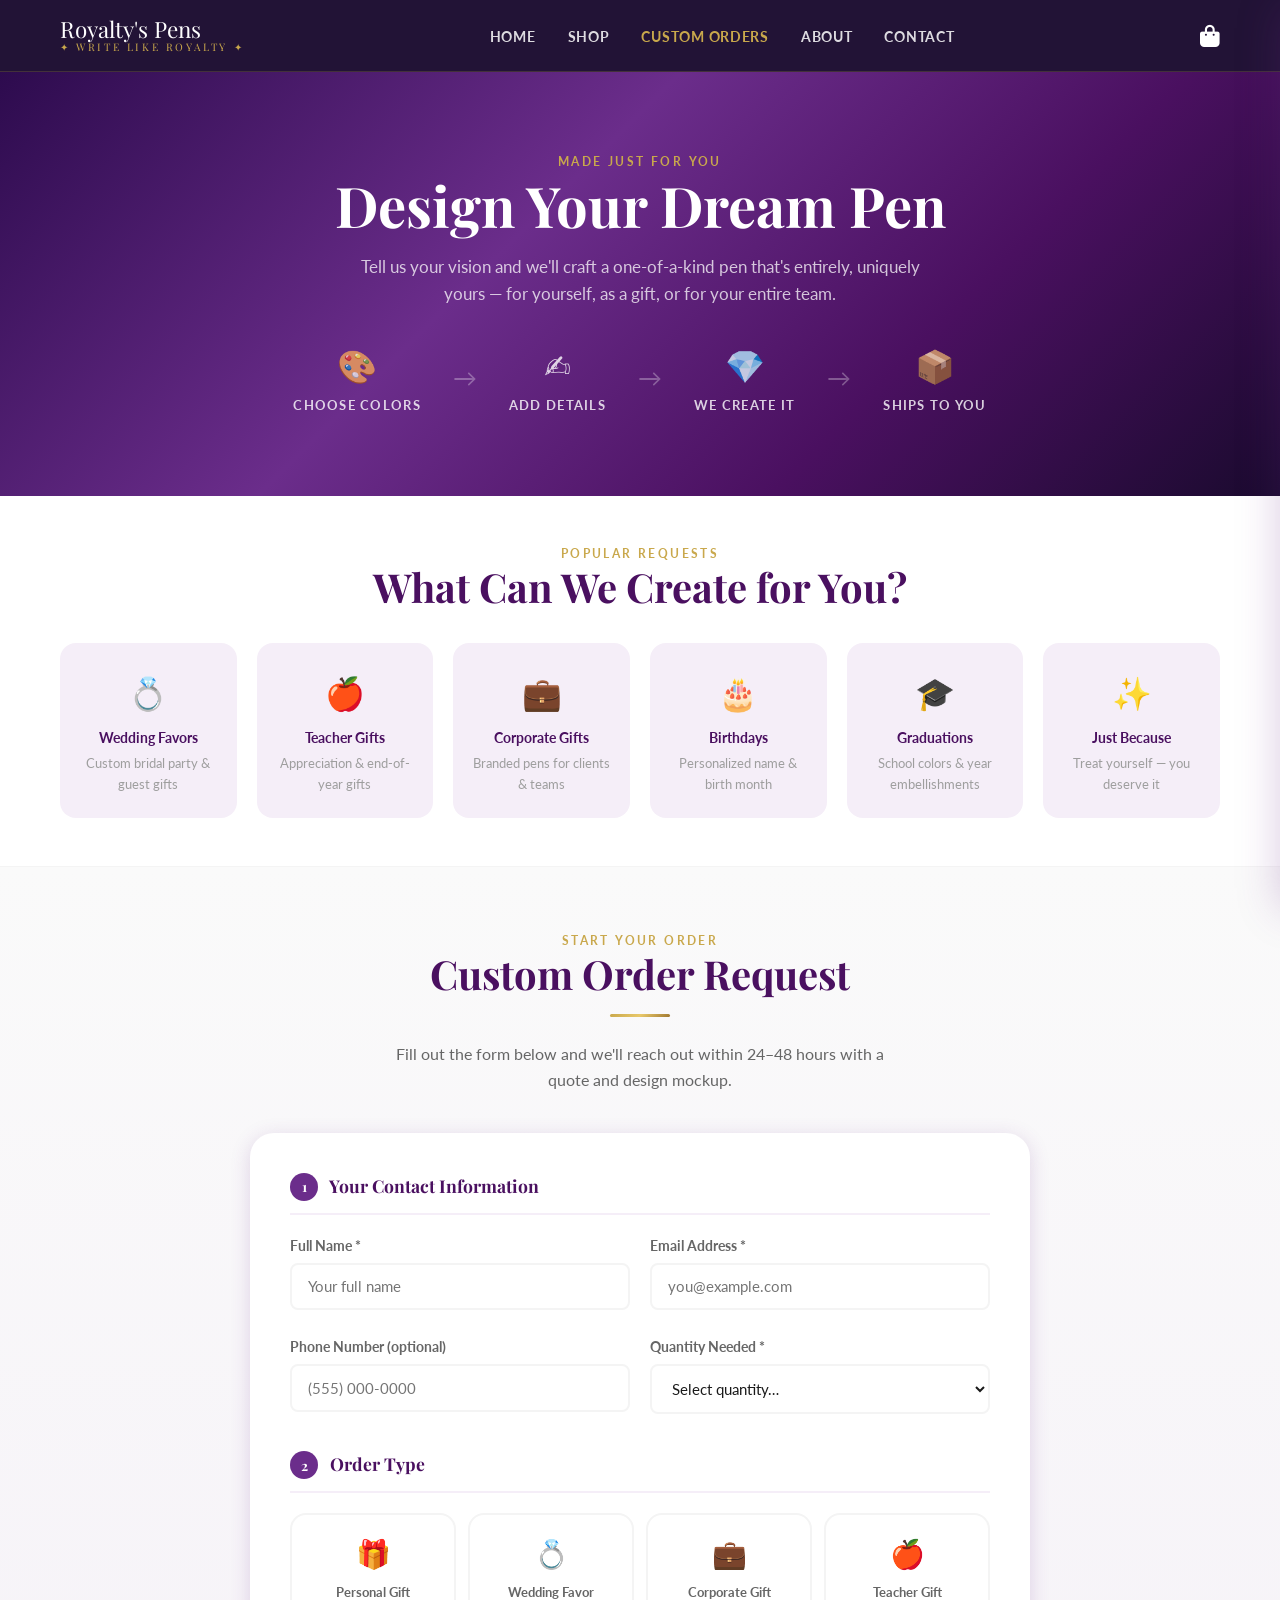
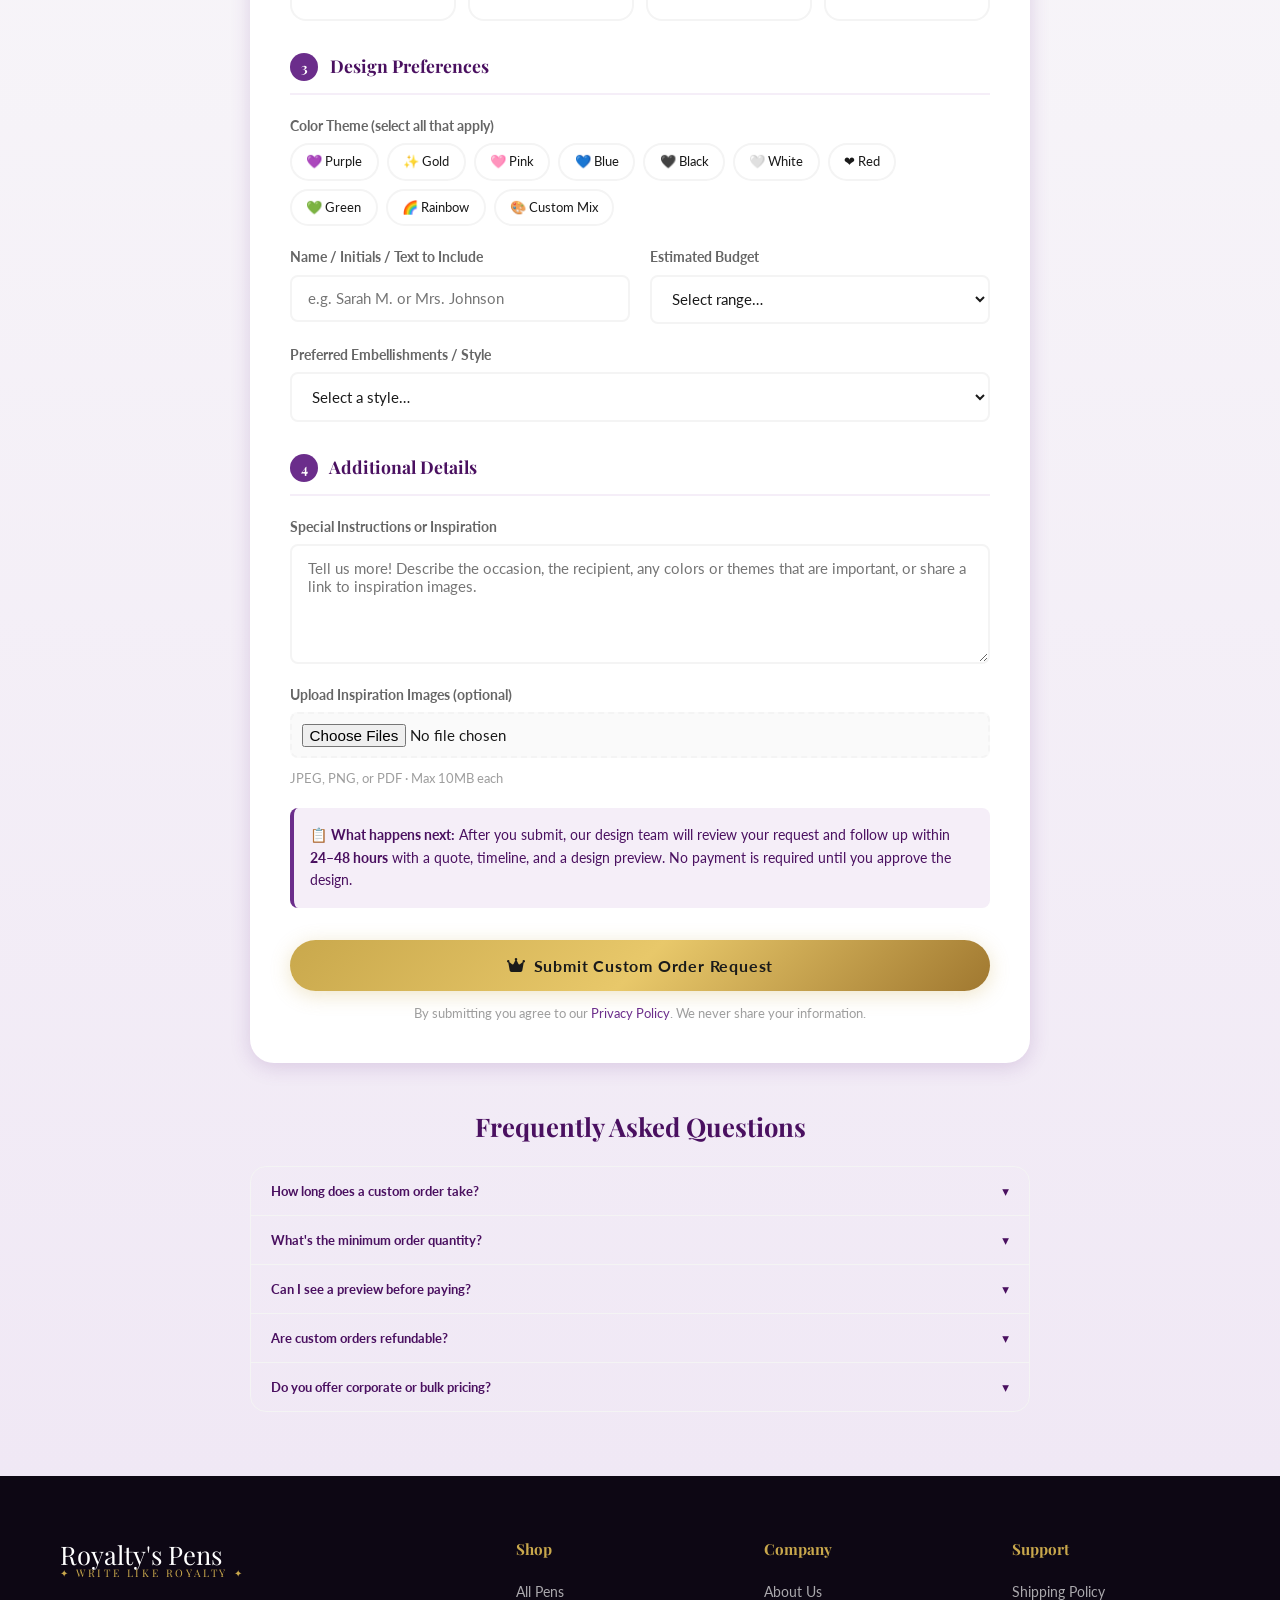
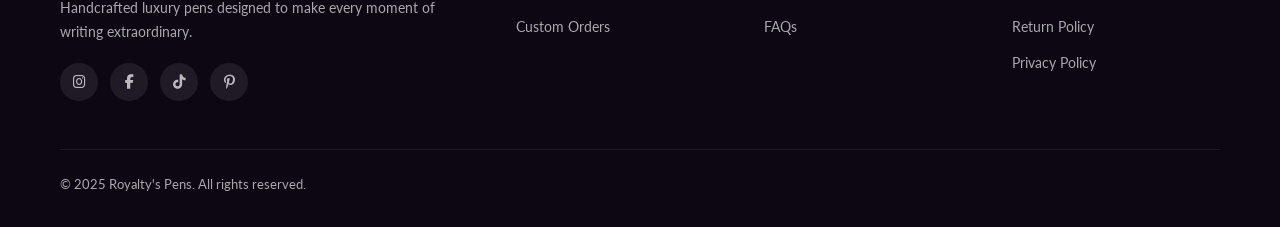
<file: royaltys-pens/custom-orders.html>
<!DOCTYPE html>
<html lang="en">
<head>
  <meta charset="UTF-8" />
  <meta name="viewport" content="width=device-width, initial-scale=1.0" />
  <title>Custom Orders — Royalty's Pens</title>
  <meta name="description" content="Request a custom handcrafted pen from Royalty's Pens. Choose your colors, themes, names, initials, and more. Perfect for weddings, corporate gifts, and teacher appreciation." />
  <link rel="stylesheet" href="styles.css" />
  <link rel="stylesheet" href="https://cdnjs.cloudflare.com/ajax/libs/font-awesome/6.5.0/css/all.min.css" />
</head>
<body>

<!-- NAV -->
<nav class="nav" id="nav">
  <div class="container nav-inner">
    <a href="index.html" class="nav-logo">Royalty's Pens<span>✦ Write Like Royalty ✦</span></a>
    <ul class="nav-links">
      <li><a href="index.html">Home</a></li>
      <li><a href="shop.html">Shop</a></li>
      <li><a href="custom-orders.html" style="color:var(--gold)">Custom Orders</a></li>
      <li><a href="index.html#about">About</a></li>
      <li><a href="index.html#contact">Contact</a></li>
    </ul>
    <div class="nav-actions">
      <button class="nav-cart-btn" id="cartBtn"><i class="fa-solid fa-bag-shopping"></i><span class="cart-count" id="cartCount">0</span></button>
      <button class="hamburger" id="hamburger"><span></span><span></span><span></span></button>
    </div>
  </div>
</nav>
<nav class="mobile-nav" id="mobileNav">
  <a href="index.html"><i class="fa-solid fa-house" style="margin-right:.5rem"></i>Home</a>
  <a href="shop.html"><i class="fa-solid fa-store" style="margin-right:.5rem"></i>Shop</a>
  <a href="custom-orders.html"><i class="fa-solid fa-pen-nib" style="margin-right:.5rem"></i>Custom Orders</a>
  <a href="index.html#about"><i class="fa-solid fa-heart" style="margin-right:.5rem"></i>About</a>
</nav>

<!-- HERO -->
<section class="custom-hero">
  <div class="container">
    <div class="section-label">Made Just for You</div>
    <h1>Design Your Dream Pen</h1>
    <p>Tell us your vision and we'll craft a one-of-a-kind pen that's entirely, uniquely yours — for yourself, as a gift, or for your entire team.</p>
    <div style="display:flex;justify-content:center;gap:2rem;flex-wrap:wrap;margin-top:2rem;">
      <div style="text-align:center;color:rgba(255,255,255,.8);">
        <div style="font-size:2rem;margin-bottom:.25rem;">🎨</div>
        <div style="font-size:.8rem;font-weight:700;letter-spacing:.1em;text-transform:uppercase;">Choose Colors</div>
      </div>
      <div style="color:rgba(255,255,255,.3);font-size:1.5rem;align-self:center;">→</div>
      <div style="text-align:center;color:rgba(255,255,255,.8);">
        <div style="font-size:2rem;margin-bottom:.25rem;">✍️</div>
        <div style="font-size:.8rem;font-weight:700;letter-spacing:.1em;text-transform:uppercase;">Add Details</div>
      </div>
      <div style="color:rgba(255,255,255,.3);font-size:1.5rem;align-self:center;">→</div>
      <div style="text-align:center;color:rgba(255,255,255,.8);">
        <div style="font-size:2rem;margin-bottom:.25rem;">💎</div>
        <div style="font-size:.8rem;font-weight:700;letter-spacing:.1em;text-transform:uppercase;">We Create It</div>
      </div>
      <div style="color:rgba(255,255,255,.3);font-size:1.5rem;align-self:center;">→</div>
      <div style="text-align:center;color:rgba(255,255,255,.8);">
        <div style="font-size:2rem;margin-bottom:.25rem;">📦</div>
        <div style="font-size:.8rem;font-weight:700;letter-spacing:.1em;text-transform:uppercase;">Ships to You</div>
      </div>
    </div>
  </div>
</section>

<!-- POPULAR USE CASES -->
<div style="background:var(--white);padding:3rem 0;border-bottom:1px solid var(--gray-100);">
  <div class="container text-center">
    <div class="section-label">Popular Requests</div>
    <h2 class="section-title" style="margin-bottom:1.5rem;">What Can We Create for You?</h2>
    <div style="display:grid;grid-template-columns:repeat(auto-fit,minmax(160px,1fr));gap:1.25rem;margin-top:2rem;">
      <div style="padding:1.5rem 1rem;border-radius:var(--radius-md);background:var(--purple-bg);text-align:center;">
        <div style="font-size:2rem;margin-bottom:.5rem;">💍</div>
        <div style="font-weight:700;color:var(--purple-dark);font-size:.9rem;">Wedding Favors</div>
        <div style="font-size:.8rem;color:var(--gray-400);margin-top:.25rem;">Custom bridal party &amp; guest gifts</div>
      </div>
      <div style="padding:1.5rem 1rem;border-radius:var(--radius-md);background:var(--purple-bg);text-align:center;">
        <div style="font-size:2rem;margin-bottom:.5rem;">🍎</div>
        <div style="font-weight:700;color:var(--purple-dark);font-size:.9rem;">Teacher Gifts</div>
        <div style="font-size:.8rem;color:var(--gray-400);margin-top:.25rem;">Appreciation &amp; end-of-year gifts</div>
      </div>
      <div style="padding:1.5rem 1rem;border-radius:var(--radius-md);background:var(--purple-bg);text-align:center;">
        <div style="font-size:2rem;margin-bottom:.5rem;">💼</div>
        <div style="font-weight:700;color:var(--purple-dark);font-size:.9rem;">Corporate Gifts</div>
        <div style="font-size:.8rem;color:var(--gray-400);margin-top:.25rem;">Branded pens for clients &amp; teams</div>
      </div>
      <div style="padding:1.5rem 1rem;border-radius:var(--radius-md);background:var(--purple-bg);text-align:center;">
        <div style="font-size:2rem;margin-bottom:.5rem;">🎂</div>
        <div style="font-weight:700;color:var(--purple-dark);font-size:.9rem;">Birthdays</div>
        <div style="font-size:.8rem;color:var(--gray-400);margin-top:.25rem;">Personalized name &amp; birth month</div>
      </div>
      <div style="padding:1.5rem 1rem;border-radius:var(--radius-md);background:var(--purple-bg);text-align:center;">
        <div style="font-size:2rem;margin-bottom:.5rem;">🎓</div>
        <div style="font-weight:700;color:var(--purple-dark);font-size:.9rem;">Graduations</div>
        <div style="font-size:.8rem;color:var(--gray-400);margin-top:.25rem;">School colors &amp; year embellishments</div>
      </div>
      <div style="padding:1.5rem 1rem;border-radius:var(--radius-md);background:var(--purple-bg);text-align:center;">
        <div style="font-size:2rem;margin-bottom:.5rem;">✨</div>
        <div style="font-weight:700;color:var(--purple-dark);font-size:.9rem;">Just Because</div>
        <div style="font-size:.8rem;color:var(--gray-400);margin-top:.25rem;">Treat yourself — you deserve it</div>
      </div>
    </div>
  </div>
</div>

<!-- FORM SECTION -->
<section class="custom-form-section">
  <div class="container">
    <div class="text-center" style="margin-bottom:2.5rem;">
      <div class="section-label">Start Your Order</div>
      <h2 class="section-title">Custom Order Request</h2>
      <div class="divider-gold"></div>
      <p style="color:var(--gray-600);max-width:500px;margin:0 auto;">Fill out the form below and we'll reach out within 24–48 hours with a quote and design mockup.</p>
    </div>

    <div class="custom-form-wrap">

      <!-- Success state (hidden by default) -->
      <div class="form-success" id="formSuccess">
        <div class="success-icon">👑</div>
        <h3>Your Order Request Has Been Received!</h3>
        <p>Thank you for choosing Royalty's Pens. We'll review your details and reach out within 24–48 hours with your custom quote and design preview.</p>
        <div style="margin-top:1.5rem;display:flex;gap:1rem;justify-content:center;flex-wrap:wrap;">
          <a href="shop.html" class="btn btn-purple">Browse Ready-Made Pens</a>
          <button class="btn btn-outline" style="border-color:var(--purple);color:var(--purple);" onclick="resetForm()">Submit Another Request</button>
        </div>
      </div>

      <form id="customOrderForm">

        <!-- Step 1: Contact -->
        <div style="margin-bottom:2rem;">
          <h4 style="color:var(--purple-dark);border-bottom:2px solid var(--purple-bg);padding-bottom:.75rem;margin-bottom:1.25rem;">
            <span style="background:var(--purple);color:#fff;width:28px;height:28px;border-radius:50%;display:inline-flex;align-items:center;justify-content:center;font-size:.85rem;margin-right:.5rem;">1</span>
            Your Contact Information
          </h4>
          <div class="form-row cols-2">
            <div class="form-group" id="fg-name">
              <label for="fullName">Full Name *</label>
              <input type="text" id="fullName" name="fullName" placeholder="Your full name" />
              <span class="form-error-msg" id="err-name"></span>
            </div>
            <div class="form-group" id="fg-email">
              <label for="email">Email Address *</label>
              <input type="email" id="email" name="email" placeholder="you@example.com" />
              <span class="form-error-msg" id="err-email"></span>
            </div>
          </div>
          <div class="form-row cols-2">
            <div class="form-group">
              <label for="phone">Phone Number (optional)</label>
              <input type="tel" id="phone" name="phone" placeholder="(555) 000-0000" />
            </div>
            <div class="form-group" id="fg-qty">
              <label for="quantity">Quantity Needed *</label>
              <select id="quantity" name="quantity">
                <option value="">Select quantity…</option>
                <option value="1">1 pen</option>
                <option value="2-5">2–5 pens</option>
                <option value="6-10">6–10 pens</option>
                <option value="11-25">11–25 pens</option>
                <option value="26-50">26–50 pens</option>
                <option value="51+">51+ pens</option>
              </select>
              <span class="form-error-msg" id="err-qty"></span>
            </div>
          </div>
        </div>

        <!-- Step 2: Order Type -->
        <div style="margin-bottom:2rem;">
          <h4 style="color:var(--purple-dark);border-bottom:2px solid var(--purple-bg);padding-bottom:.75rem;margin-bottom:1.25rem;">
            <span style="background:var(--purple);color:#fff;width:28px;height:28px;border-radius:50%;display:inline-flex;align-items:center;justify-content:center;font-size:.85rem;margin-right:.5rem;">2</span>
            Order Type
          </h4>
          <div class="order-type-grid" id="orderTypeGrid">
            <div class="order-type-card" data-type="personal">
              <div class="ot-icon">🎁</div>
              <div class="ot-label">Personal Gift</div>
            </div>
            <div class="order-type-card" data-type="wedding">
              <div class="ot-icon">💍</div>
              <div class="ot-label">Wedding Favor</div>
            </div>
            <div class="order-type-card" data-type="corporate">
              <div class="ot-icon">💼</div>
              <div class="ot-label">Corporate Gift</div>
            </div>
            <div class="order-type-card" data-type="teacher">
              <div class="ot-icon">🍎</div>
              <div class="ot-label">Teacher Gift</div>
            </div>
          </div>
          <input type="hidden" id="orderType" name="orderType" />
          <span class="form-error-msg" id="err-type" style="margin-top:.5rem;display:block;"></span>
        </div>

        <!-- Step 3: Design -->
        <div style="margin-bottom:2rem;">
          <h4 style="color:var(--purple-dark);border-bottom:2px solid var(--purple-bg);padding-bottom:.75rem;margin-bottom:1.25rem;">
            <span style="background:var(--purple);color:#fff;width:28px;height:28px;border-radius:50%;display:inline-flex;align-items:center;justify-content:center;font-size:.85rem;margin-right:.5rem;">3</span>
            Design Preferences
          </h4>

          <div class="form-group" style="margin-bottom:1.25rem;">
            <label>Color Theme (select all that apply)</label>
            <div class="color-chips" id="colorChips">
              <span class="color-chip" data-color="purple">💜 Purple</span>
              <span class="color-chip" data-color="gold">✨ Gold</span>
              <span class="color-chip" data-color="pink">🩷 Pink</span>
              <span class="color-chip" data-color="blue">💙 Blue</span>
              <span class="color-chip" data-color="black">🖤 Black</span>
              <span class="color-chip" data-color="white">🤍 White</span>
              <span class="color-chip" data-color="red">❤️ Red</span>
              <span class="color-chip" data-color="green">💚 Green</span>
              <span class="color-chip" data-color="rainbow">🌈 Rainbow</span>
              <span class="color-chip" data-color="custom">🎨 Custom Mix</span>
            </div>
          </div>

          <div class="form-row cols-2">
            <div class="form-group">
              <label for="personText">Name / Initials / Text to Include</label>
              <input type="text" id="personText" name="personText" placeholder="e.g. Sarah M. or Mrs. Johnson" />
            </div>
            <div class="form-group">
              <label for="budget">Estimated Budget</label>
              <select id="budget" name="budget">
                <option value="">Select range…</option>
                <option value="under25">Under $25</option>
                <option value="25-50">$25 – $50</option>
                <option value="50-100">$50 – $100</option>
                <option value="100-250">$100 – $250</option>
                <option value="250+">$250+</option>
              </select>
            </div>
          </div>

          <div class="form-group" style="margin-top:1rem;">
            <label for="embellishments">Preferred Embellishments / Style</label>
            <select id="embellishments" name="embellishments">
              <option value="">Select a style…</option>
              <option>Crystals &amp; Rhinestones</option>
              <option>Pearls &amp; Beads</option>
              <option>Floral (silk flowers, petals)</option>
              <option>Butterfly charms</option>
              <option>Crown topper</option>
              <option>Character / themed charms</option>
              <option>Minimalist gold accents</option>
              <option>Mixed / Surprise me!</option>
            </select>
          </div>
        </div>

        <!-- Step 4: Details -->
        <div style="margin-bottom:2rem;">
          <h4 style="color:var(--purple-dark);border-bottom:2px solid var(--purple-bg);padding-bottom:.75rem;margin-bottom:1.25rem;">
            <span style="background:var(--purple);color:#fff;width:28px;height:28px;border-radius:50%;display:inline-flex;align-items:center;justify-content:center;font-size:.85rem;margin-right:.5rem;">4</span>
            Additional Details
          </h4>

          <div class="form-group" style="margin-bottom:1.25rem;">
            <label for="specialInstructions">Special Instructions or Inspiration</label>
            <textarea id="specialInstructions" name="specialInstructions" placeholder="Tell us more! Describe the occasion, the recipient, any colors or themes that are important, or share a link to inspiration images."></textarea>
          </div>

          <div class="form-group">
            <label for="inspoFile">Upload Inspiration Images (optional)</label>
            <input type="file" id="inspoFile" name="inspoFile" accept="image/*,.pdf" multiple
              style="padding:.6rem;border:2px dashed var(--gray-100);border-radius:var(--radius-sm);cursor:pointer;background:var(--gray-50);" />
            <span style="font-size:.8rem;color:var(--gray-400);margin-top:.25rem;">JPEG, PNG, or PDF · Max 10MB each</span>
          </div>

          <div style="margin-top:1.25rem;padding:1rem;background:var(--purple-bg);border-radius:var(--radius-sm);border-left:4px solid var(--purple);">
            <p style="font-size:.88rem;color:var(--purple-dark);">
              <strong>📋 What happens next:</strong> After you submit, our design team will review your request and follow up within <strong>24–48 hours</strong> with a quote, timeline, and a design preview. No payment is required until you approve the design.
            </p>
          </div>
        </div>

        <!-- Honeypot (spam protection) -->
        <input type="text" name="_honeypot" style="display:none;" tabindex="-1" autocomplete="off" />

        <button type="submit" class="btn btn-primary btn-full" style="font-size:1rem;padding:1rem;">
          <i class="fa-solid fa-crown"></i> Submit Custom Order Request
        </button>

        <p style="text-align:center;font-size:.8rem;color:var(--gray-400);margin-top:.75rem;">
          By submitting you agree to our <a href="#" style="color:var(--purple);">Privacy Policy</a>. We never share your information.
        </p>

      </form>
    </div>

    <!-- FAQ accordion below form -->
    <div style="max-width:780px;margin:3rem auto 0;">
      <h3 style="font-family:var(--font-heading);color:var(--purple-dark);text-align:center;margin-bottom:1.5rem;">Frequently Asked Questions</h3>
      <div class="accordion">
        <div class="accordion-item">
          <button class="accordion-btn" data-acc="faq1"><span>How long does a custom order take?</span><span class="chevron">▾</span></button>
          <div class="accordion-body" id="acc-faq1">
            <p>Standard custom orders take 5–10 business days to create and ship. For orders of 10+ pens, please allow 10–14 business days. Rush options are available — just mention your deadline in the Special Instructions field and we'll do our best to accommodate.</p>
          </div>
        </div>
        <div class="accordion-item">
          <button class="accordion-btn" data-acc="faq2"><span>What's the minimum order quantity?</span><span class="chevron">▾</span></button>
          <div class="accordion-body" id="acc-faq2">
            <p>There's no minimum! We happily create a single custom pen as a personal gift. For bulk orders (10+), we offer discounted pricing per pen — mention your quantity and we'll include bulk pricing in your quote.</p>
          </div>
        </div>
        <div class="accordion-item">
          <button class="accordion-btn" data-acc="faq3"><span>Can I see a preview before paying?</span><span class="chevron">▾</span></button>
          <div class="accordion-body" id="acc-faq3">
            <p>Yes! Once we receive your request we'll send a digital design preview or photo mockup for your approval before we begin crafting. No payment is required until you're completely happy with the design.</p>
          </div>
        </div>
        <div class="accordion-item">
          <button class="accordion-btn" data-acc="faq4"><span>Are custom orders refundable?</span><span class="chevron">▾</span></button>
          <div class="accordion-body" id="acc-faq4">
            <p>Because each custom pen is made specifically for you, custom orders are final sale once production begins. However, if there's a defect or damage in shipping, we'll replace it at no cost. We work closely with you during the design process to ensure you love it before we start crafting.</p>
          </div>
        </div>
        <div class="accordion-item">
          <button class="accordion-btn" data-acc="faq5"><span>Do you offer corporate or bulk pricing?</span><span class="chevron">▾</span></button>
          <div class="accordion-body" id="acc-faq5">
            <p>Absolutely! We offer tiered bulk pricing for orders of 10 or more pens. Corporate orders can include your brand colors, logo charms, and custom packaging. Please fill out the form above and select "Corporate Gift" as your order type — we'll reach out with a detailed bulk quote.</p>
          </div>
        </div>
      </div>
    </div>

  </div>
</section>

<!-- FOOTER -->
<footer class="footer">
  <div class="container">
    <div class="footer-top">
      <div class="footer-brand">
        <div class="nav-logo" style="color:#fff;">Royalty's Pens<span>✦ Write Like Royalty ✦</span></div>
        <p>Handcrafted luxury pens designed to make every moment of writing extraordinary.</p>
        <div class="footer-social">
          <a href="#"><i class="fa-brands fa-instagram"></i></a>
          <a href="#"><i class="fa-brands fa-facebook-f"></i></a>
          <a href="#"><i class="fa-brands fa-tiktok"></i></a>
          <a href="#"><i class="fa-brands fa-pinterest-p"></i></a>
        </div>
      </div>
      <div class="footer-col"><h5>Shop</h5><ul><li><a href="shop.html">All Pens</a></li><li><a href="custom-orders.html">Custom Orders</a></li></ul></div>
      <div class="footer-col"><h5>Company</h5><ul><li><a href="index.html#about">About Us</a></li><li><a href="#">FAQs</a></li></ul></div>
      <div class="footer-col"><h5>Support</h5><ul><li><a href="#">Shipping Policy</a></li><li><a href="#">Return Policy</a></li><li><a href="#">Privacy Policy</a></li></ul></div>
    </div>
    <div class="footer-bottom"><span>© 2025 Royalty's Pens. All rights reserved.</span></div>
  </div>
</footer>

<!-- CART -->
<div class="cart-overlay" id="cartOverlay"></div>
<aside class="cart-drawer" id="cartDrawer">
  <div class="cart-header"><h3>🛒 Your Cart</h3><button class="cart-close" id="cartClose">✕</button></div>
  <div class="cart-body" id="cartBody">
    <div class="cart-empty"><div class="empty-icon">👜</div><p>Your cart is empty.</p><a href="shop.html" class="btn btn-purple btn-sm mt-2">Browse Collection</a></div>
  </div>
  <div class="cart-footer" id="cartFooter" style="display:none;">
    <div class="cart-total"><span>Total</span><span class="price" id="cartTotal">$0.00</span></div>
    <a href="#" class="btn btn-primary btn-full mb-1"><i class="fa-solid fa-lock"></i> Secure Checkout</a>
  </div>
</aside>

<div class="modal-overlay" id="quickViewModal">
  <div class="modal">
    <div class="modal-header"><button class="modal-close" id="modalClose">✕</button></div>
    <div class="modal-body">
      <div class="modal-img" id="modalImg" style="background:linear-gradient(135deg,#4A1060,#9B59B6);display:flex;align-items:center;justify-content:center;font-size:4rem;">💎</div>
      <div class="modal-info">
        <span class="badge badge-gold">Handcrafted</span>
        <h3 id="modalName" style="margin-top:.75rem;"></h3>
        <div class="stars" style="margin:.4rem 0;">★★★★★</div>
        <div class="modal-price" id="modalPrice"></div>
        <p class="modal-desc" id="modalDesc"></p>
        <div style="display:flex;gap:.75rem;flex-wrap:wrap;">
          <button class="btn btn-primary modal-cart-btn" style="flex:1;">Add to Cart</button>
          <a href="product.html" class="btn btn-purple" style="flex:1;">Full Details</a>
        </div>
      </div>
    </div>
  </div>
</div>

<div class="toast" id="toast"></div>
<script src="app.js"></script>
<script>
  // Order type selection
  document.querySelectorAll('.order-type-card').forEach(card => {
    card.addEventListener('click', () => {
      document.querySelectorAll('.order-type-card').forEach(c => c.classList.remove('selected'));
      card.classList.add('selected');
      document.getElementById('orderType').value = card.dataset.type;
      document.getElementById('err-type').textContent = '';
    });
  });

  // Color chips multi-select
  document.querySelectorAll('.color-chip').forEach(chip => {
    chip.addEventListener('click', () => chip.classList.toggle('selected'));
  });

  // Form submission
  document.getElementById('customOrderForm').addEventListener('submit', function(e) {
    e.preventDefault();
    let valid = true;

    // Reset errors
    document.querySelectorAll('.form-group').forEach(g => g.classList.remove('error'));
    document.querySelectorAll('.form-error-msg').forEach(m => m.textContent = '');

    const name  = document.getElementById('fullName').value.trim();
    const email = document.getElementById('email').value.trim();
    const qty   = document.getElementById('quantity').value;
    const type  = document.getElementById('orderType').value;

    if (!name) {
      document.getElementById('fg-name').classList.add('error');
      document.getElementById('err-name').textContent = 'Please enter your name.';
      valid = false;
    }
    if (!email || !/^[^\s@]+@[^\s@]+\.[^\s@]+$/.test(email)) {
      document.getElementById('fg-email').classList.add('error');
      document.getElementById('err-email').textContent = 'Please enter a valid email address.';
      valid = false;
    }
    if (!qty) {
      document.getElementById('fg-qty').classList.add('error');
      document.getElementById('err-qty').textContent = 'Please select a quantity.';
      valid = false;
    }
    if (!type) {
      document.getElementById('err-type').textContent = 'Please select an order type.';
      valid = false;
    }

    if (!valid) {
      document.querySelector('.form-group.error')?.scrollIntoView({ behavior: 'smooth', block: 'center' });
      return;
    }

    // Success
    document.getElementById('customOrderForm').style.display = 'none';
    document.getElementById('formSuccess').style.display = 'block';
    window.scrollTo({ top: document.getElementById('formSuccess').offsetTop - 100, behavior: 'smooth' });
  });

  function resetForm() {
    document.getElementById('customOrderForm').reset();
    document.getElementById('customOrderForm').style.display = 'block';
    document.getElementById('formSuccess').style.display = 'none';
    document.querySelectorAll('.order-type-card').forEach(c => c.classList.remove('selected'));
    document.querySelectorAll('.color-chip').forEach(c => c.classList.remove('selected'));
    document.getElementById('orderType').value = '';
  }

  // FAQ accordion
  document.querySelectorAll('.accordion-btn').forEach(btn => {
    btn.addEventListener('click', () => {
      const id   = btn.dataset.acc;
      const body = document.getElementById('acc-' + id);
      const isOpen = body.classList.contains('open');
      document.querySelectorAll('.accordion-body').forEach(b => b.classList.remove('open'));
      document.querySelectorAll('.accordion-btn').forEach(b => b.classList.remove('open'));
      if (!isOpen) { body.classList.add('open'); btn.classList.add('open'); }
    });
  });
</script>
</body>
</html>
</file>
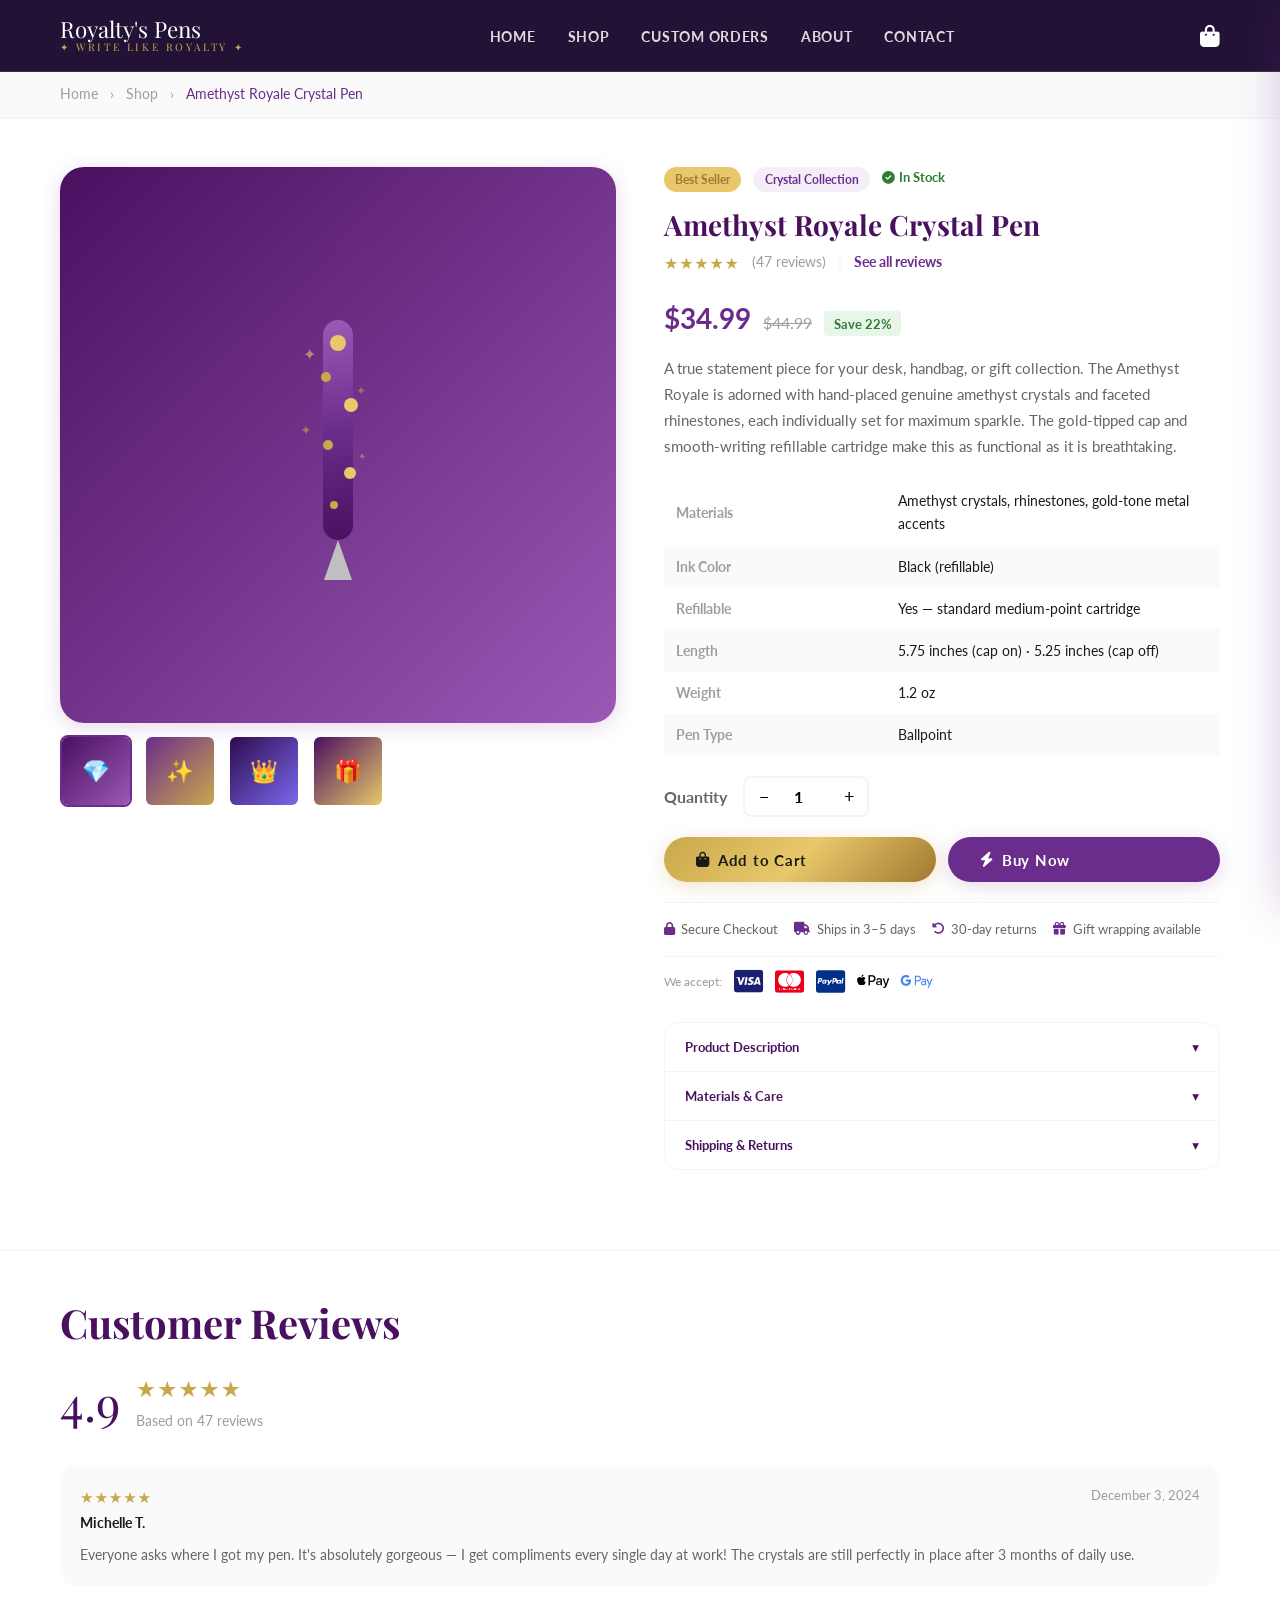
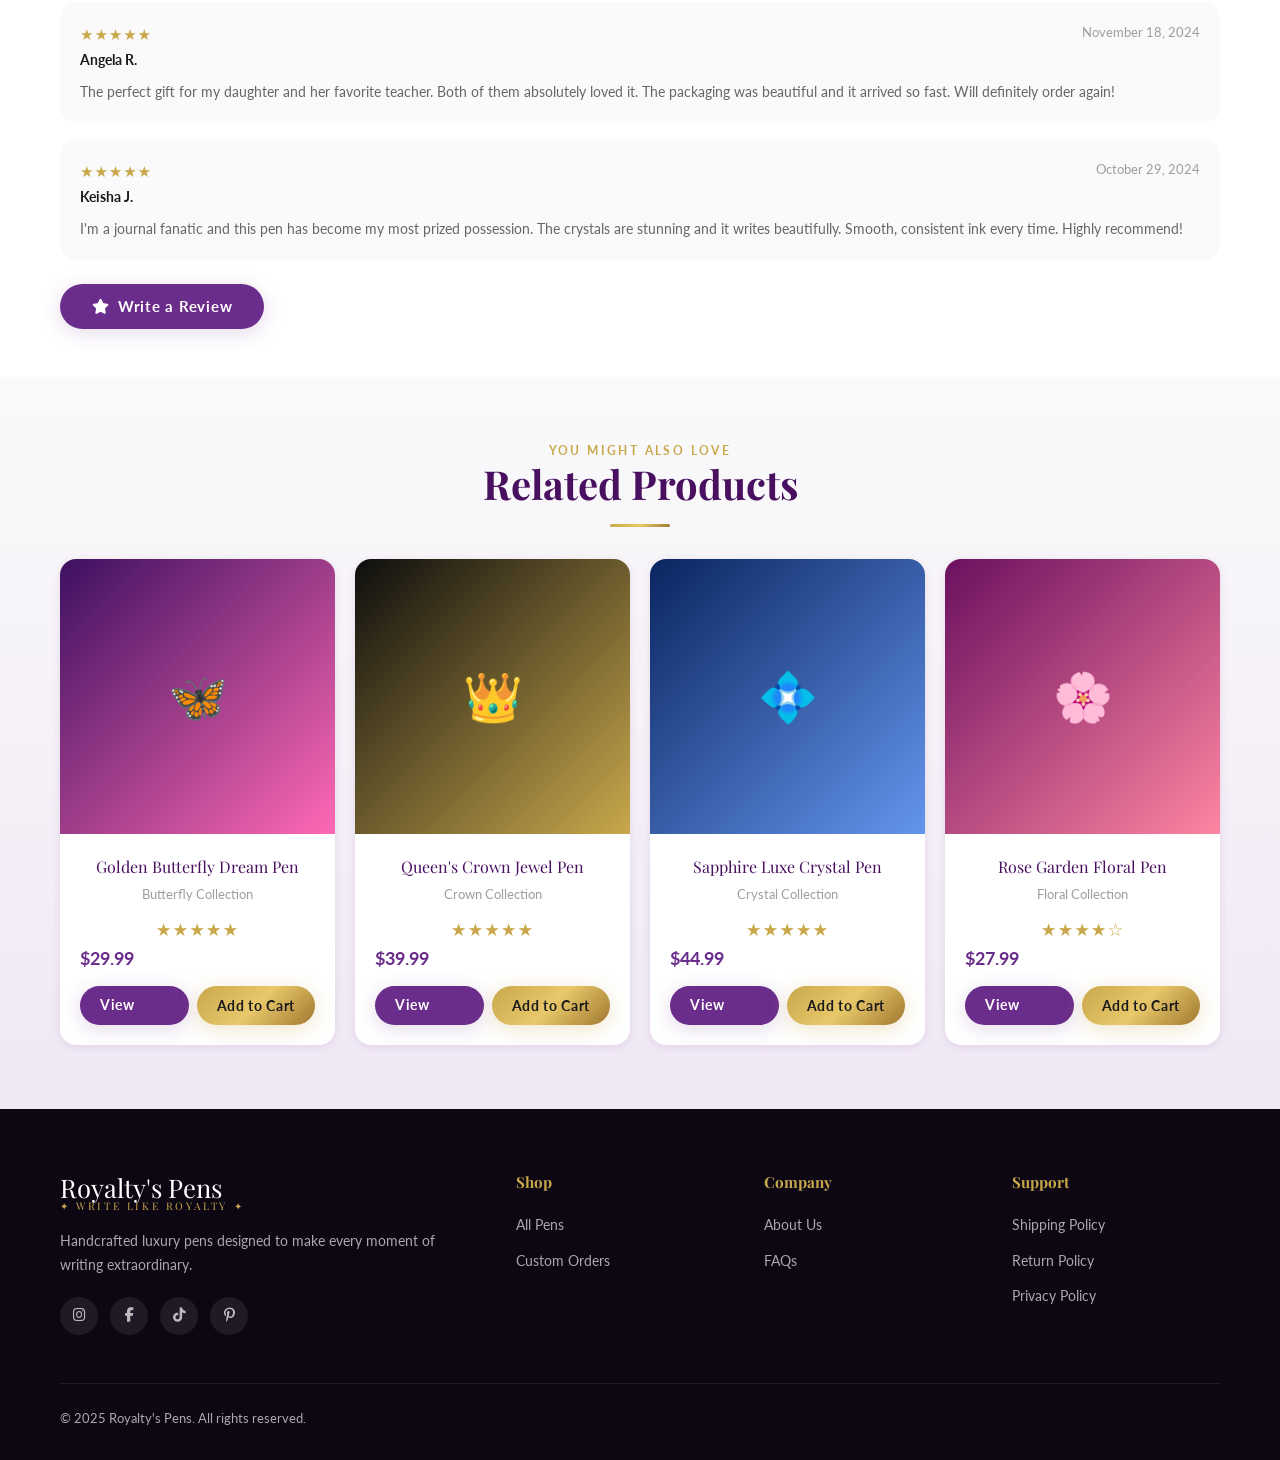
<file: royaltys-pens/product.html>
<!DOCTYPE html>
<html lang="en">
<head>
  <meta charset="UTF-8" />
  <meta name="viewport" content="width=device-width, initial-scale=1.0" />
  <title>Amethyst Royale Crystal Pen — Royalty's Pens</title>
  <meta name="description" content="Shop Royalty's Pens for handcrafted luxury pens featuring crystals, beads, charms, butterflies, crowns, and custom designs. Perfect gifts and collectible writing instruments." />
  <link rel="stylesheet" href="styles.css" />
  <link rel="stylesheet" href="https://cdnjs.cloudflare.com/ajax/libs/font-awesome/6.5.0/css/all.min.css" />
</head>
<body>

<!-- NAV -->
<nav class="nav" id="nav">
  <div class="container nav-inner">
    <a href="index.html" class="nav-logo">Royalty's Pens<span>✦ Write Like Royalty ✦</span></a>
    <ul class="nav-links">
      <li><a href="index.html">Home</a></li>
      <li><a href="shop.html">Shop</a></li>
      <li><a href="custom-orders.html">Custom Orders</a></li>
      <li><a href="index.html#about">About</a></li>
      <li><a href="index.html#contact">Contact</a></li>
    </ul>
    <div class="nav-actions">
      <button class="nav-cart-btn" id="cartBtn"><i class="fa-solid fa-bag-shopping"></i><span class="cart-count" id="cartCount">0</span></button>
      <button class="hamburger" id="hamburger"><span></span><span></span><span></span></button>
    </div>
  </div>
</nav>
<nav class="mobile-nav" id="mobileNav">
  <a href="index.html"><i class="fa-solid fa-house" style="margin-right:.5rem"></i>Home</a>
  <a href="shop.html"><i class="fa-solid fa-store" style="margin-right:.5rem"></i>Shop</a>
  <a href="custom-orders.html"><i class="fa-solid fa-pen-nib" style="margin-right:.5rem"></i>Custom Orders</a>
</nav>

<!-- BREADCRUMB -->
<div style="background:var(--gray-50);border-bottom:1px solid var(--gray-100);padding:.75rem 0;">
  <div class="container" style="font-size:.85rem;color:var(--gray-400);">
    <a href="index.html" style="color:var(--gray-400);transition:color .2s;" onmouseover="this.style.color='var(--purple)'" onmouseout="this.style.color='var(--gray-400)'">Home</a>
    <span style="margin:0 .5rem;">›</span>
    <a href="shop.html" style="color:var(--gray-400);transition:color .2s;" onmouseover="this.style.color='var(--purple)'" onmouseout="this.style.color='var(--gray-400)'">Shop</a>
    <span style="margin:0 .5rem;">›</span>
    <span style="color:var(--purple);">Amethyst Royale Crystal Pen</span>
  </div>
</div>

<!-- PRODUCT DETAIL -->
<section class="product-detail-section">
  <div class="container">
    <div class="product-detail-grid">

      <!-- Gallery -->
      <div>
        <div class="gallery-main" id="galleryMain">
          <div style="width:100%;height:100%;background:linear-gradient(135deg,#4A1060,#9B59B6);display:flex;align-items:center;justify-content:center;" id="mainImgInner">
            <svg width="100" height="280" viewBox="0 0 100 280">
              <rect x="35" y="15" width="30" height="220" rx="15" fill="url(#dg1)"/>
              <polygon points="50,235 36,275 64,275" fill="#C0C0C0"/>
              <circle cx="50" cy="38"  r="8" fill="#E8C86A"/>
              <circle cx="38" cy="72"  r="5" fill="#C9A84C"/>
              <circle cx="63" cy="100" r="7" fill="#E8C86A"/>
              <circle cx="40" cy="140" r="5" fill="#C9A84C"/>
              <circle cx="62" cy="168" r="6" fill="#E8C86A"/>
              <circle cx="46" cy="200" r="4" fill="#C9A84C"/>
              <text x="15" y="55"  font-size="16" fill="#E8C86A" opacity=".6">✦</text>
              <text x="68" y="90"  font-size="12" fill="#C9A84C" opacity=".5">✦</text>
              <text x="12" y="130" font-size="14" fill="#FFD700" opacity=".4">✦</text>
              <text x="70" y="155" font-size="10" fill="#E8C86A" opacity=".4">✦</text>
              <defs>
                <linearGradient id="dg1" x1="35" y1="15" x2="65" y2="235" gradientUnits="userSpaceOnUse">
                  <stop offset="0%"   stop-color="#9B59B6"/>
                  <stop offset="50%"  stop-color="#6B2D8B"/>
                  <stop offset="100%" stop-color="#4A1060"/>
                </linearGradient>
              </defs>
            </svg>
          </div>
        </div>

        <div class="gallery-thumbs" id="galleryThumbs">
          <div class="gallery-thumb active" data-bg="linear-gradient(135deg,#4A1060,#9B59B6)" data-emoji="💎">
            <div style="width:100%;height:100%;background:linear-gradient(135deg,#4A1060,#9B59B6);display:flex;align-items:center;justify-content:center;font-size:1.4rem;">💎</div>
          </div>
          <div class="gallery-thumb" data-bg="linear-gradient(135deg,#6B2D8B,#C9A84C)" data-emoji="✨">
            <div style="width:100%;height:100%;background:linear-gradient(135deg,#6B2D8B,#C9A84C);display:flex;align-items:center;justify-content:center;font-size:1.4rem;">✨</div>
          </div>
          <div class="gallery-thumb" data-bg="linear-gradient(135deg,#2D0B4E,#7B68EE)" data-emoji="👑">
            <div style="width:100%;height:100%;background:linear-gradient(135deg,#2D0B4E,#7B68EE);display:flex;align-items:center;justify-content:center;font-size:1.4rem;">👑</div>
          </div>
          <div class="gallery-thumb" data-bg="linear-gradient(135deg,#4A1060,#E8C86A)" data-emoji="🎁">
            <div style="width:100%;height:100%;background:linear-gradient(135deg,#4A1060,#E8C86A);display:flex;align-items:center;justify-content:center;font-size:1.4rem;">🎁</div>
          </div>
        </div>
      </div>

      <!-- Info -->
      <div class="product-detail-info">
        <div style="display:flex;gap:.75rem;flex-wrap:wrap;margin-bottom:1rem;">
          <span class="badge badge-gold">Best Seller</span>
          <span class="badge badge-purple">Crystal Collection</span>
          <span style="font-size:.8rem;color:#2e7d32;font-weight:700;"><i class="fa-solid fa-circle-check" style="margin-right:.25rem;"></i>In Stock</span>
        </div>

        <h1 class="product-name">Amethyst Royale Crystal Pen</h1>

        <div style="display:flex;align-items:center;gap:.75rem;margin:.5rem 0 1.25rem;">
          <div class="stars">★★★★★</div>
          <span class="review-count">(47 reviews)</span>
          <span style="color:var(--gray-100);">|</span>
          <a href="#reviews" style="font-size:.85rem;color:var(--purple);font-weight:700;">See all reviews</a>
        </div>

        <div class="price-block">
          <span class="current">$34.99</span>
          <span class="was">$44.99</span>
          <span class="save">Save 22%</span>
        </div>

        <p style="color:var(--gray-600);font-size:.95rem;line-height:1.7;margin-bottom:1.25rem;">
          A true statement piece for your desk, handbag, or gift collection. The Amethyst Royale is adorned with hand-placed genuine amethyst crystals and faceted rhinestones, each individually set for maximum sparkle. The gold-tipped cap and smooth-writing refillable cartridge make this as functional as it is breathtaking.
        </p>

        <table class="spec-table">
          <tr><td>Materials</td><td>Amethyst crystals, rhinestones, gold-tone metal accents</td></tr>
          <tr><td>Ink Color</td><td>Black (refillable)</td></tr>
          <tr><td>Refillable</td><td>Yes — standard medium-point cartridge</td></tr>
          <tr><td>Length</td><td>5.75 inches (cap on) · 5.25 inches (cap off)</td></tr>
          <tr><td>Weight</td><td>1.2 oz</td></tr>
          <tr><td>Pen Type</td><td>Ballpoint</td></tr>
        </table>

        <div class="qty-selector">
          <label>Quantity</label>
          <div class="qty-control">
            <button type="button" id="qtyMinus">−</button>
            <input type="number" id="qtyInput" value="1" min="1" max="99" readonly />
            <button type="button" id="qtyPlus">+</button>
          </div>
        </div>

        <div class="detail-btns">
          <button class="btn btn-primary add-to-cart-btn"
            data-name="Amethyst Royale Crystal Pen"
            data-price="$34.99">
            <i class="fa-solid fa-bag-shopping"></i> Add to Cart
          </button>
          <button class="btn btn-purple" onclick="showToast('Redirecting to checkout…')">
            <i class="fa-solid fa-bolt"></i> Buy Now
          </button>
        </div>

        <!-- Trust badges -->
        <div style="display:flex;flex-wrap:wrap;gap:1rem;padding:1rem 0;border-top:1px solid var(--gray-100);border-bottom:1px solid var(--gray-100);margin:.5rem 0;">
          <div style="display:flex;align-items:center;gap:.4rem;font-size:.8rem;color:var(--gray-600);">
            <i class="fa-solid fa-lock" style="color:var(--purple);"></i> Secure Checkout
          </div>
          <div style="display:flex;align-items:center;gap:.4rem;font-size:.8rem;color:var(--gray-600);">
            <i class="fa-solid fa-truck" style="color:var(--purple);"></i> Ships in 3–5 days
          </div>
          <div style="display:flex;align-items:center;gap:.4rem;font-size:.8rem;color:var(--gray-600);">
            <i class="fa-solid fa-rotate-left" style="color:var(--purple);"></i> 30-day returns
          </div>
          <div style="display:flex;align-items:center;gap:.4rem;font-size:.8rem;color:var(--gray-600);">
            <i class="fa-solid fa-gift" style="color:var(--purple);"></i> Gift wrapping available
          </div>
        </div>

        <!-- Payment icons -->
        <div style="display:flex;align-items:center;gap:.75rem;margin-top:.75rem;flex-wrap:wrap;">
          <span style="font-size:.75rem;color:var(--gray-400);">We accept:</span>
          <i class="fa-brands fa-cc-visa" style="font-size:1.6rem;color:#1A1F71;"></i>
          <i class="fa-brands fa-cc-mastercard" style="font-size:1.6rem;color:#EB001B;"></i>
          <i class="fa-brands fa-cc-paypal" style="font-size:1.6rem;color:#003087;"></i>
          <i class="fa-brands fa-apple-pay" style="font-size:1.6rem;color:#000;"></i>
          <i class="fa-brands fa-google-pay" style="font-size:1.6rem;color:#4285F4;"></i>
        </div>

        <!-- Accordion -->
        <div class="accordion" style="margin-top:1.75rem;">
          <div class="accordion-item">
            <button class="accordion-btn" data-acc="desc">
              <span>Product Description</span>
              <span class="chevron">▾</span>
            </button>
            <div class="accordion-body" id="acc-desc">
              <p>The Amethyst Royale Crystal Pen is a wearable work of art. Each pen starts with a premium ballpoint base before our artisan hand-places every individual crystal using professional-grade adhesive that won't chip, flake, or fade. The amethyst-toned stones catch light from every angle, creating a mesmerizing sparkle with every stroke of the pen.</p>
              <p style="margin-top:.75rem;">Perfect for desks, journals, planners, and as gifts for the special people in your life.</p>
            </div>
          </div>
          <div class="accordion-item">
            <button class="accordion-btn" data-acc="materials">
              <span>Materials &amp; Care</span>
              <span class="chevron">▾</span>
            </button>
            <div class="accordion-body" id="acc-materials">
              <ul style="padding-left:1.25rem;list-style:disc;">
                <li>Premium ballpoint pen base (smooth-writing medium point)</li>
                <li>Hand-placed amethyst crystals &amp; rhinestones</li>
                <li>Gold-tone metal cap and clip</li>
                <li>Professional adhesive — water-resistant, heat-resistant</li>
                <li>Refillable: standard Parker-style ink cartridge (black or blue)</li>
              </ul>
              <p style="margin-top:.75rem;"><strong>Care:</strong> Avoid submerging in water. Store cap-on in a pen case or gift box. Clean gently with a soft dry cloth.</p>
            </div>
          </div>
          <div class="accordion-item">
            <button class="accordion-btn" data-acc="shipping">
              <span>Shipping &amp; Returns</span>
              <span class="chevron">▾</span>
            </button>
            <div class="accordion-body" id="acc-shipping">
              <p><strong>Standard Shipping:</strong> 3–5 business days · Free on orders over $50</p>
              <p style="margin-top:.5rem;"><strong>Expedited Shipping:</strong> 1–2 business days · Available at checkout</p>
              <p style="margin-top:.5rem;"><strong>Returns:</strong> We accept returns within 30 days of delivery. Custom orders are final sale. Items must be unused and in original packaging.</p>
            </div>
          </div>
        </div>

      </div>
    </div>
  </div>
</section>

<!-- REVIEWS -->
<section class="reviews-section" id="reviews">
  <div class="container">
    <h2 class="section-title" style="margin-bottom:1.5rem;">Customer Reviews</h2>

    <div class="review-avg">
      <div class="avg-score">4.9</div>
      <div>
        <div class="stars" style="font-size:1.4rem;">★★★★★</div>
        <div style="font-size:.85rem;color:var(--gray-400);margin-top:.25rem;">Based on 47 reviews</div>
      </div>
    </div>

    <div class="review-card">
      <div style="display:flex;justify-content:space-between;flex-wrap:wrap;gap:.5rem;">
        <div>
          <div class="stars" style="font-size:.95rem;">★★★★★</div>
          <span class="reviewer">Michelle T.</span>
        </div>
        <span class="date">December 3, 2024</span>
      </div>
      <p>Everyone asks where I got my pen. It's absolutely gorgeous — I get compliments every single day at work! The crystals are still perfectly in place after 3 months of daily use.</p>
    </div>

    <div class="review-card">
      <div style="display:flex;justify-content:space-between;flex-wrap:wrap;gap:.5rem;">
        <div>
          <div class="stars" style="font-size:.95rem;">★★★★★</div>
          <span class="reviewer">Angela R.</span>
        </div>
        <span class="date">November 18, 2024</span>
      </div>
      <p>The perfect gift for my daughter and her favorite teacher. Both of them absolutely loved it. The packaging was beautiful and it arrived so fast. Will definitely order again!</p>
    </div>

    <div class="review-card">
      <div style="display:flex;justify-content:space-between;flex-wrap:wrap;gap:.5rem;">
        <div>
          <div class="stars" style="font-size:.95rem;">★★★★★</div>
          <span class="reviewer">Keisha J.</span>
        </div>
        <span class="date">October 29, 2024</span>
      </div>
      <p>I'm a journal fanatic and this pen has become my most prized possession. The crystals are stunning and it writes beautifully. Smooth, consistent ink every time. Highly recommend!</p>
    </div>

    <div style="margin-top:1.5rem;">
      <button class="btn btn-purple" onclick="showToast('Review submission coming soon!')">
        <i class="fa-solid fa-star"></i> Write a Review
      </button>
    </div>
  </div>
</section>

<!-- RELATED PRODUCTS -->
<section style="padding:4rem 0;background:var(--gradient-section);">
  <div class="container text-center">
    <div class="section-label">You Might Also Love</div>
    <h2 class="section-title">Related Products</h2>
    <div class="divider-gold"></div>

    <div class="products-grid" style="margin-top:2rem;">

      <div class="product-card" data-name="Golden Butterfly Dream Pen" data-price="$29.99" data-desc="Delicate hand-painted butterfly charms in gold and blush shimmer." data-category="butterfly">
        <div class="product-img-wrap">
          <div class="product-art" style="height:100%;background:linear-gradient(135deg,#3D1060,#FF69B4);display:flex;align-items:center;justify-content:center;font-size:3rem;">🦋</div>
          <div class="product-quick-view"><button class="btn btn-primary btn-sm quick-view-btn">Quick View</button></div>
        </div>
        <div class="product-info">
          <div class="product-name">Golden Butterfly Dream Pen</div>
          <div class="product-sub">Butterfly Collection</div>
          <div class="stars">★★★★★</div>
          <div class="product-price-row"><span class="product-price">$29.99</span></div>
          <div class="product-actions">
            <a href="product.html" class="btn btn-purple btn-sm">View</a>
            <button class="btn btn-primary btn-sm add-to-cart-btn">Add to Cart</button>
          </div>
        </div>
      </div>

      <div class="product-card" data-name="Queen's Crown Jewel Pen" data-price="$39.99" data-desc="Bold gold crown topper dripping with rhinestones." data-category="crown">
        <div class="product-img-wrap">
          <div class="product-art" style="height:100%;background:linear-gradient(135deg,#0D0D0D,#C9A84C);display:flex;align-items:center;justify-content:center;font-size:3rem;">👑</div>
          <div class="product-quick-view"><button class="btn btn-primary btn-sm quick-view-btn">Quick View</button></div>
        </div>
        <div class="product-info">
          <div class="product-name">Queen's Crown Jewel Pen</div>
          <div class="product-sub">Crown Collection</div>
          <div class="stars">★★★★★</div>
          <div class="product-price-row"><span class="product-price">$39.99</span></div>
          <div class="product-actions">
            <a href="product.html" class="btn btn-purple btn-sm">View</a>
            <button class="btn btn-primary btn-sm add-to-cart-btn">Add to Cart</button>
          </div>
        </div>
      </div>

      <div class="product-card" data-name="Sapphire Luxe Crystal Pen" data-price="$44.99" data-desc="Cascading sapphire blue crystals from cap to tip." data-category="crystal">
        <div class="product-img-wrap">
          <div class="product-art" style="height:100%;background:linear-gradient(135deg,#0A2560,#6495ED);display:flex;align-items:center;justify-content:center;font-size:3rem;">💠</div>
          <div class="product-quick-view"><button class="btn btn-primary btn-sm quick-view-btn">Quick View</button></div>
        </div>
        <div class="product-info">
          <div class="product-name">Sapphire Luxe Crystal Pen</div>
          <div class="product-sub">Crystal Collection</div>
          <div class="stars">★★★★★</div>
          <div class="product-price-row"><span class="product-price">$44.99</span></div>
          <div class="product-actions">
            <a href="product.html" class="btn btn-purple btn-sm">View</a>
            <button class="btn btn-primary btn-sm add-to-cart-btn">Add to Cart</button>
          </div>
        </div>
      </div>

      <div class="product-card" data-name="Rose Garden Floral Pen" data-price="$27.99" data-desc="Tiny silk roses and seed pearls on a blush pink barrel." data-category="floral">
        <div class="product-img-wrap">
          <div class="product-art" style="height:100%;background:linear-gradient(135deg,#6B1060,#FF85A1);display:flex;align-items:center;justify-content:center;font-size:3rem;">🌸</div>
          <div class="product-quick-view"><button class="btn btn-primary btn-sm quick-view-btn">Quick View</button></div>
        </div>
        <div class="product-info">
          <div class="product-name">Rose Garden Floral Pen</div>
          <div class="product-sub">Floral Collection</div>
          <div class="stars">★★★★☆</div>
          <div class="product-price-row"><span class="product-price">$27.99</span></div>
          <div class="product-actions">
            <a href="product.html" class="btn btn-purple btn-sm">View</a>
            <button class="btn btn-primary btn-sm add-to-cart-btn">Add to Cart</button>
          </div>
        </div>
      </div>

    </div>
  </div>
</section>

<!-- FOOTER -->
<footer class="footer">
  <div class="container">
    <div class="footer-top">
      <div class="footer-brand">
        <div class="nav-logo" style="color:#fff;">Royalty's Pens<span>✦ Write Like Royalty ✦</span></div>
        <p>Handcrafted luxury pens designed to make every moment of writing extraordinary.</p>
        <div class="footer-social">
          <a href="#"><i class="fa-brands fa-instagram"></i></a>
          <a href="#"><i class="fa-brands fa-facebook-f"></i></a>
          <a href="#"><i class="fa-brands fa-tiktok"></i></a>
          <a href="#"><i class="fa-brands fa-pinterest-p"></i></a>
        </div>
      </div>
      <div class="footer-col"><h5>Shop</h5><ul><li><a href="shop.html">All Pens</a></li><li><a href="custom-orders.html">Custom Orders</a></li></ul></div>
      <div class="footer-col"><h5>Company</h5><ul><li><a href="index.html#about">About Us</a></li><li><a href="#">FAQs</a></li></ul></div>
      <div class="footer-col"><h5>Support</h5><ul><li><a href="#">Shipping Policy</a></li><li><a href="#">Return Policy</a></li><li><a href="#">Privacy Policy</a></li></ul></div>
    </div>
    <div class="footer-bottom"><span>© 2025 Royalty's Pens. All rights reserved.</span></div>
  </div>
</footer>

<!-- CART / MODAL / TOAST -->
<div class="cart-overlay" id="cartOverlay"></div>
<aside class="cart-drawer" id="cartDrawer">
  <div class="cart-header"><h3>🛒 Your Cart</h3><button class="cart-close" id="cartClose">✕</button></div>
  <div class="cart-body" id="cartBody">
    <div class="cart-empty"><div class="empty-icon">👜</div><p>Your cart is empty.</p><a href="shop.html" class="btn btn-purple btn-sm mt-2">Browse Collection</a></div>
  </div>
  <div class="cart-footer" id="cartFooter" style="display:none;">
    <div class="cart-total"><span>Total</span><span class="price" id="cartTotal">$0.00</span></div>
    <a href="#" class="btn btn-primary btn-full mb-1"><i class="fa-solid fa-lock"></i> Secure Checkout</a>
  </div>
</aside>

<div class="modal-overlay" id="quickViewModal">
  <div class="modal">
    <div class="modal-header"><button class="modal-close" id="modalClose">✕</button></div>
    <div class="modal-body">
      <div class="modal-img" id="modalImg" style="background:linear-gradient(135deg,#4A1060,#9B59B6);display:flex;align-items:center;justify-content:center;font-size:4rem;">💎</div>
      <div class="modal-info">
        <span class="badge badge-gold">Handcrafted</span>
        <h3 id="modalName" style="margin-top:.75rem;"></h3>
        <div class="stars" style="margin:.4rem 0;">★★★★★</div>
        <div class="modal-price" id="modalPrice"></div>
        <p class="modal-desc" id="modalDesc"></p>
        <div style="display:flex;gap:.75rem;flex-wrap:wrap;">
          <button class="btn btn-primary modal-cart-btn" style="flex:1;">Add to Cart</button>
          <a href="product.html" class="btn btn-purple" style="flex:1;">Full Details</a>
        </div>
      </div>
    </div>
  </div>
</div>

<div class="toast" id="toast"></div>
<script src="app.js"></script>
<script>
  // Gallery thumbnail switching
  document.querySelectorAll('.gallery-thumb').forEach(thumb => {
    thumb.addEventListener('click', () => {
      document.querySelectorAll('.gallery-thumb').forEach(t => t.classList.remove('active'));
      thumb.classList.add('active');
      const bg = thumb.dataset.bg;
      const emoji = thumb.dataset.emoji;
      document.getElementById('mainImgInner').style.background = bg;
      document.getElementById('mainImgInner').innerHTML = `<span style="font-size:5rem;">${emoji}</span>`;
    });
  });

  // Qty controls
  const qtyInput = document.getElementById('qtyInput');
  document.getElementById('qtyMinus').addEventListener('click', () => {
    if (parseInt(qtyInput.value) > 1) qtyInput.value = parseInt(qtyInput.value) - 1;
  });
  document.getElementById('qtyPlus').addEventListener('click', () => {
    qtyInput.value = parseInt(qtyInput.value) + 1;
  });

  // Accordion
  document.querySelectorAll('.accordion-btn').forEach(btn => {
    btn.addEventListener('click', () => {
      const id = btn.dataset.acc;
      const body = document.getElementById('acc-' + id);
      const isOpen = body.classList.contains('open');
      document.querySelectorAll('.accordion-body').forEach(b => b.classList.remove('open'));
      document.querySelectorAll('.accordion-btn').forEach(b => b.classList.remove('open'));
      if (!isOpen) { body.classList.add('open'); btn.classList.add('open'); }
    });
  });
</script>
</body>
</html>
</file>
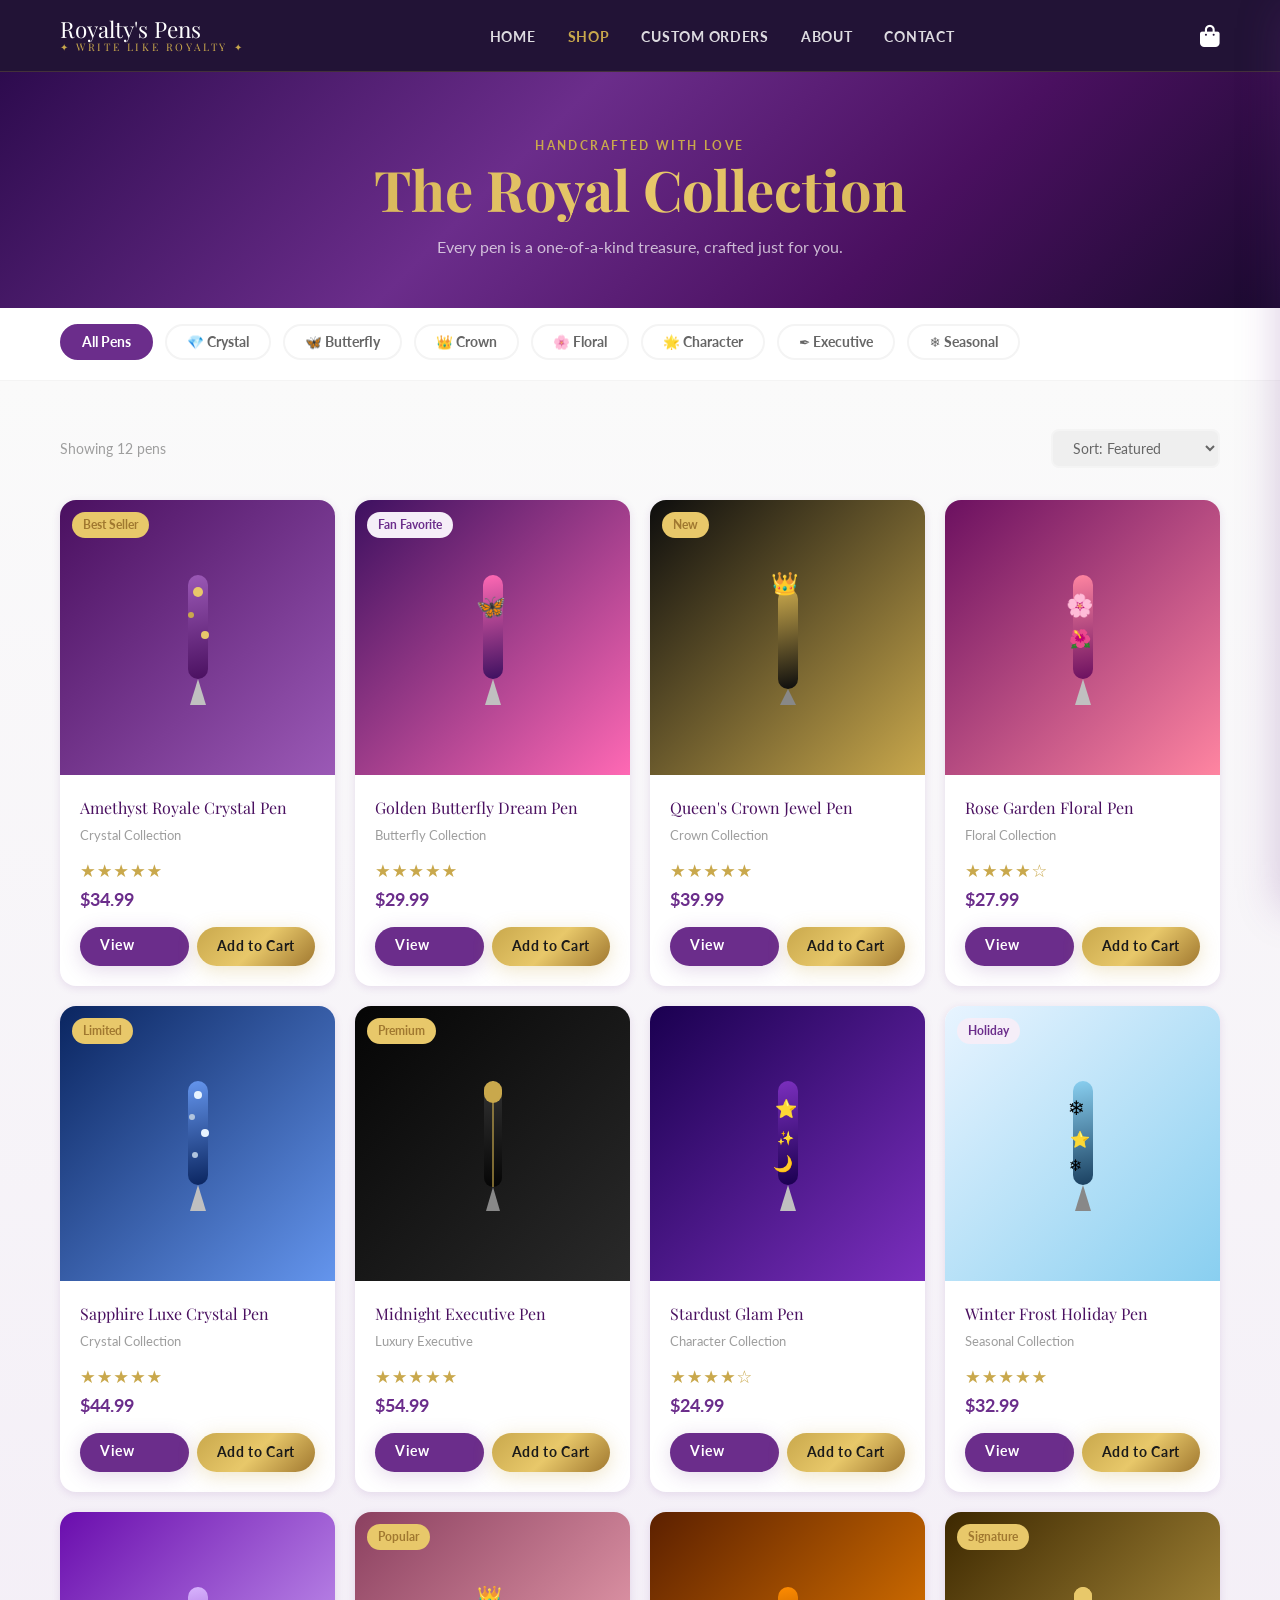
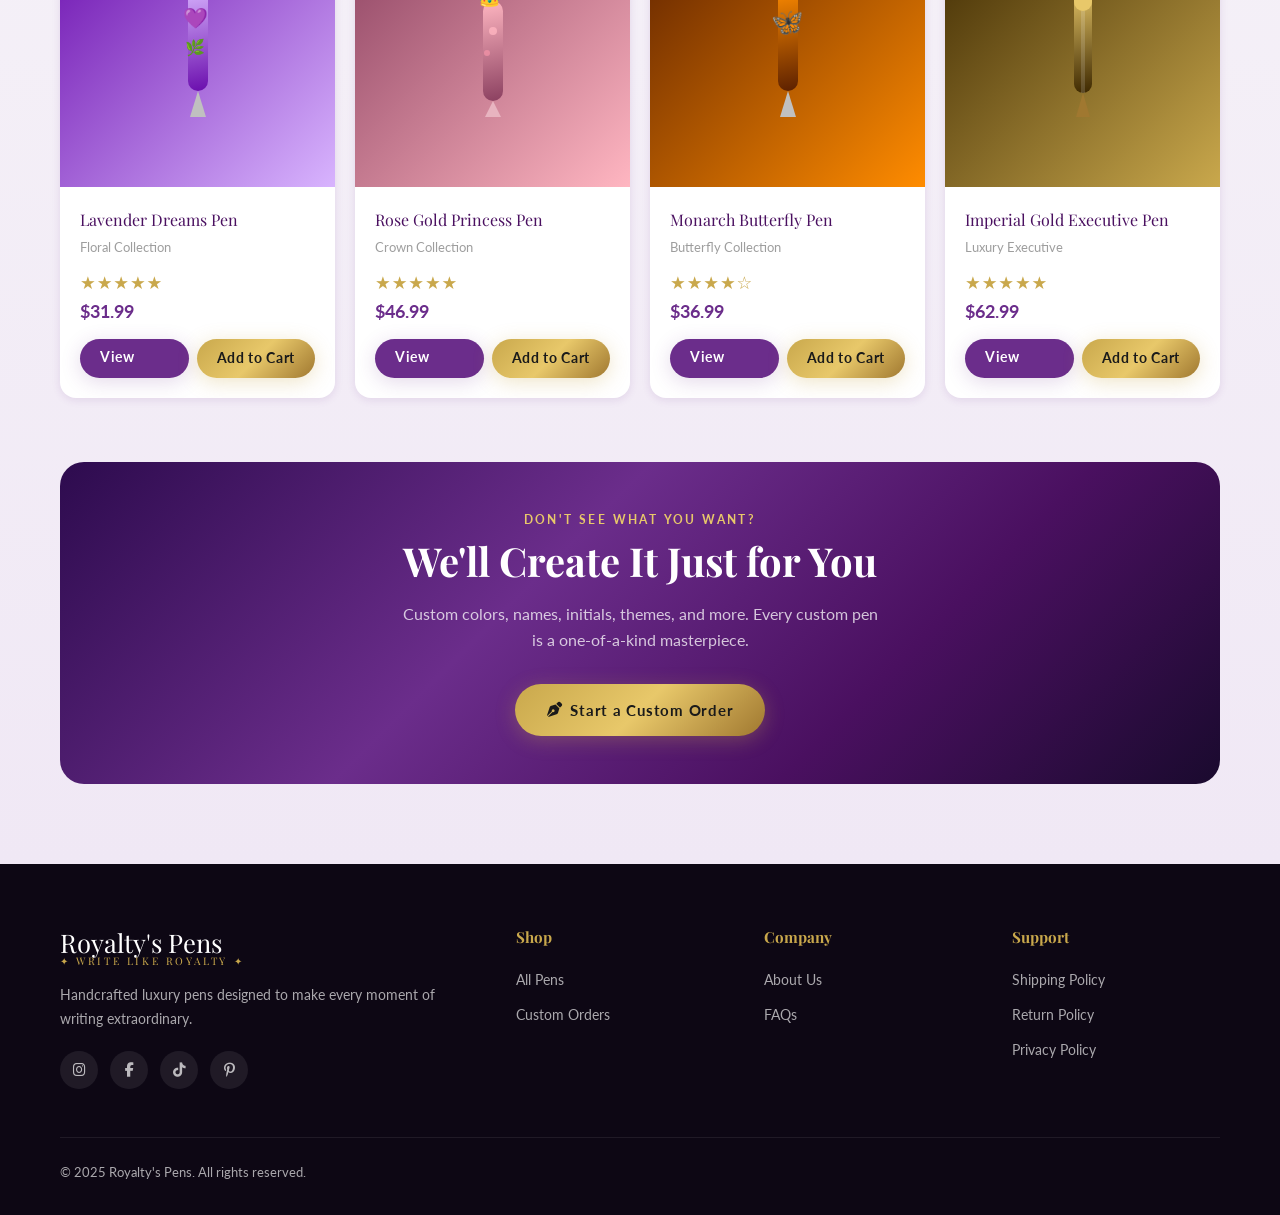
<file: royaltys-pens/shop.html>
<!DOCTYPE html>
<html lang="en">
<head>
  <meta charset="UTF-8" />
  <meta name="viewport" content="width=device-width, initial-scale=1.0" />
  <title>Shop — Royalty's Pens</title>
  <meta name="description" content="Shop Royalty's Pens for handcrafted luxury pens featuring crystals, beads, charms, butterflies, crowns, and custom designs. Perfect gifts and collectible writing instruments." />
  <link rel="stylesheet" href="styles.css" />
  <link rel="stylesheet" href="https://cdnjs.cloudflare.com/ajax/libs/font-awesome/6.5.0/css/all.min.css" />
</head>
<body>

<!-- NAV -->
<nav class="nav" id="nav">
  <div class="container nav-inner">
    <a href="index.html" class="nav-logo">Royalty's Pens<span>✦ Write Like Royalty ✦</span></a>
    <ul class="nav-links">
      <li><a href="index.html">Home</a></li>
      <li><a href="shop.html" style="color:var(--gold)">Shop</a></li>
      <li><a href="custom-orders.html">Custom Orders</a></li>
      <li><a href="index.html#about">About</a></li>
      <li><a href="index.html#contact">Contact</a></li>
    </ul>
    <div class="nav-actions">
      <button class="nav-cart-btn" id="cartBtn" aria-label="Open cart">
        <i class="fa-solid fa-bag-shopping"></i>
        <span class="cart-count" id="cartCount">0</span>
      </button>
      <button class="hamburger" id="hamburger"><span></span><span></span><span></span></button>
    </div>
  </div>
</nav>
<nav class="mobile-nav" id="mobileNav">
  <a href="index.html"><i class="fa-solid fa-house" style="margin-right:.5rem"></i>Home</a>
  <a href="shop.html"><i class="fa-solid fa-store" style="margin-right:.5rem"></i>Shop</a>
  <a href="custom-orders.html"><i class="fa-solid fa-pen-nib" style="margin-right:.5rem"></i>Custom Orders</a>
  <a href="index.html#about"><i class="fa-solid fa-heart" style="margin-right:.5rem"></i>About</a>
</nav>

<!-- SHOP HERO -->
<section class="shop-hero">
  <div class="container">
    <div class="section-label">Handcrafted with Love</div>
    <h1 class="shimmer-text">The Royal Collection</h1>
    <p>Every pen is a one-of-a-kind treasure, crafted just for you.</p>
  </div>
</section>

<!-- FILTERS -->
<div class="shop-filters">
  <div class="container">
    <div class="filter-row">
      <button class="filter-btn active" data-filter="all">All Pens</button>
      <button class="filter-btn" data-filter="crystal">💎 Crystal</button>
      <button class="filter-btn" data-filter="butterfly">🦋 Butterfly</button>
      <button class="filter-btn" data-filter="crown">👑 Crown</button>
      <button class="filter-btn" data-filter="floral">🌸 Floral</button>
      <button class="filter-btn" data-filter="character">🌟 Character</button>
      <button class="filter-btn" data-filter="executive">✒️ Executive</button>
      <button class="filter-btn" data-filter="seasonal">❄️ Seasonal</button>
    </div>
  </div>
</div>

<!-- SHOP MAIN -->
<section style="padding:3rem 0 5rem;background:var(--gradient-section);">
  <div class="container">
    <div class="shop-toolbar">
      <span class="results-count" id="resultsCount">Showing 12 pens</span>
      <select class="sort-select" id="sortSelect">
        <option value="featured">Sort: Featured</option>
        <option value="price-asc">Price: Low to High</option>
        <option value="price-desc">Price: High to Low</option>
        <option value="newest">Newest</option>
      </select>
    </div>

    <div class="shop-grid" id="shopGrid">

      <!-- 1 -->
      <div class="product-card" data-category="crystal" data-price="34.99" data-date="5"
        data-name="Amethyst Royale Crystal Pen" data-pricefmt="$34.99"
        data-desc="Hand-placed amethyst crystals with gold-tipped accents. Refillable black ink.">
        <div class="product-img-wrap">
          <div class="product-art" style="height:100%;background:linear-gradient(135deg,#4A1060,#9B59B6);display:flex;align-items:center;justify-content:center;">
            <svg width="50" height="140" viewBox="0 0 50 140"><rect x="15" y="8" width="20" height="104" rx="10" fill="url(#s1)"/><polygon points="25,112 17,138 33,138" fill="#C0C0C0"/><circle cx="25" cy="25" r="5" fill="#E8C86A"/><circle cx="18" cy="48" r="3" fill="#C9A84C"/><circle cx="32" cy="68" r="4" fill="#E8C86A"/><defs><linearGradient id="s1" x1="15" y1="8" x2="35" y2="112" gradientUnits="userSpaceOnUse"><stop stop-color="#9B59B6"/><stop offset="1" stop-color="#4A1060"/></linearGradient></defs></svg>
          </div>
          <span class="product-badge badge badge-gold">Best Seller</span>
          <div class="product-quick-view"><button class="btn btn-primary btn-sm quick-view-btn">Quick View</button></div>
        </div>
        <div class="product-info">
          <div class="product-name">Amethyst Royale Crystal Pen</div>
          <div class="product-sub">Crystal Collection</div>
          <div class="stars">★★★★★</div>
          <div class="product-price-row"><span class="product-price">$34.99</span></div>
          <div class="product-actions">
            <a href="product.html" class="btn btn-purple btn-sm">View</a>
            <button class="btn btn-primary btn-sm add-to-cart-btn">Add to Cart</button>
          </div>
        </div>
      </div>

      <!-- 2 -->
      <div class="product-card" data-category="butterfly" data-price="29.99" data-date="8"
        data-name="Golden Butterfly Dream Pen" data-pricefmt="$29.99"
        data-desc="Delicate hand-painted butterfly charms in gold and blush shimmer.">
        <div class="product-img-wrap">
          <div class="product-art" style="height:100%;background:linear-gradient(135deg,#3D1060,#FF69B4);display:flex;align-items:center;justify-content:center;">
            <svg width="50" height="140" viewBox="0 0 50 140"><rect x="15" y="8" width="20" height="104" rx="10" fill="url(#s2)"/><polygon points="25,112 17,138 33,138" fill="#C0C0C0"/><text x="8" y="48" font-size="24">🦋</text><defs><linearGradient id="s2" x1="15" y1="8" x2="35" y2="112" gradientUnits="userSpaceOnUse"><stop stop-color="#FF69B4"/><stop offset="1" stop-color="#3D1060"/></linearGradient></defs></svg>
          </div>
          <span class="product-badge badge badge-purple">Fan Favorite</span>
          <div class="product-quick-view"><button class="btn btn-primary btn-sm quick-view-btn">Quick View</button></div>
        </div>
        <div class="product-info">
          <div class="product-name">Golden Butterfly Dream Pen</div>
          <div class="product-sub">Butterfly Collection</div>
          <div class="stars">★★★★★</div>
          <div class="product-price-row"><span class="product-price">$29.99</span></div>
          <div class="product-actions">
            <a href="product.html" class="btn btn-purple btn-sm">View</a>
            <button class="btn btn-primary btn-sm add-to-cart-btn">Add to Cart</button>
          </div>
        </div>
      </div>

      <!-- 3 -->
      <div class="product-card" data-category="crown" data-price="39.99" data-date="2"
        data-name="Queen's Crown Jewel Pen" data-pricefmt="$39.99"
        data-desc="Bold gold crown topper dripping with rhinestones. Jet black barrel.">
        <div class="product-img-wrap">
          <div class="product-art" style="height:100%;background:linear-gradient(135deg,#0D0D0D,#C9A84C);display:flex;align-items:center;justify-content:center;">
            <svg width="50" height="140" viewBox="0 0 50 140"><rect x="15" y="22" width="20" height="100" rx="10" fill="url(#s3)"/><polygon points="25,122 17,138 33,138" fill="#888"/><text x="8" y="24" font-size="22">👑</text><defs><linearGradient id="s3" x1="15" y1="22" x2="35" y2="122" gradientUnits="userSpaceOnUse"><stop stop-color="#C9A84C"/><stop offset="1" stop-color="#0D0D0D"/></linearGradient></defs></svg>
          </div>
          <span class="product-badge badge badge-gold">New</span>
          <div class="product-quick-view"><button class="btn btn-primary btn-sm quick-view-btn">Quick View</button></div>
        </div>
        <div class="product-info">
          <div class="product-name">Queen's Crown Jewel Pen</div>
          <div class="product-sub">Crown Collection</div>
          <div class="stars">★★★★★</div>
          <div class="product-price-row"><span class="product-price">$39.99</span></div>
          <div class="product-actions">
            <a href="product.html" class="btn btn-purple btn-sm">View</a>
            <button class="btn btn-primary btn-sm add-to-cart-btn">Add to Cart</button>
          </div>
        </div>
      </div>

      <!-- 4 -->
      <div class="product-card" data-category="floral" data-price="27.99" data-date="10"
        data-name="Rose Garden Floral Pen" data-pricefmt="$27.99"
        data-desc="Tiny silk roses and seed pearls wrap a blush pink barrel.">
        <div class="product-img-wrap">
          <div class="product-art" style="height:100%;background:linear-gradient(135deg,#6B1060,#FF85A1);display:flex;align-items:center;justify-content:center;">
            <svg width="50" height="140" viewBox="0 0 50 140"><rect x="15" y="8" width="20" height="104" rx="10" fill="url(#s4)"/><polygon points="25,112 17,138 33,138" fill="#C0C0C0"/><text x="8" y="46" font-size="22">🌸</text><text x="11" y="78" font-size="18">🌺</text><defs><linearGradient id="s4" x1="15" y1="8" x2="35" y2="112" gradientUnits="userSpaceOnUse"><stop stop-color="#FF85A1"/><stop offset="1" stop-color="#6B1060"/></linearGradient></defs></svg>
          </div>
          <div class="product-quick-view"><button class="btn btn-primary btn-sm quick-view-btn">Quick View</button></div>
        </div>
        <div class="product-info">
          <div class="product-name">Rose Garden Floral Pen</div>
          <div class="product-sub">Floral Collection</div>
          <div class="stars">★★★★☆</div>
          <div class="product-price-row"><span class="product-price">$27.99</span></div>
          <div class="product-actions">
            <a href="product.html" class="btn btn-purple btn-sm">View</a>
            <button class="btn btn-primary btn-sm add-to-cart-btn">Add to Cart</button>
          </div>
        </div>
      </div>

      <!-- 5 -->
      <div class="product-card" data-category="crystal" data-price="44.99" data-date="1"
        data-name="Sapphire Luxe Crystal Pen" data-pricefmt="$44.99"
        data-desc="Cascading sapphire blue crystals from cap to tip. A showstopping collector's piece.">
        <div class="product-img-wrap">
          <div class="product-art" style="height:100%;background:linear-gradient(135deg,#0A2560,#6495ED);display:flex;align-items:center;justify-content:center;">
            <svg width="50" height="140" viewBox="0 0 50 140"><rect x="15" y="8" width="20" height="104" rx="10" fill="url(#s5)"/><polygon points="25,112 17,138 33,138" fill="#C0C0C0"/><circle cx="25" cy="22" r="4" fill="#E8F4FF"/><circle cx="19" cy="44" r="3" fill="#B0C4DE"/><circle cx="32" cy="60" r="4" fill="#E8F4FF"/><circle cx="22" cy="82" r="3" fill="#B0C4DE"/><defs><linearGradient id="s5" x1="15" y1="8" x2="35" y2="112" gradientUnits="userSpaceOnUse"><stop stop-color="#6495ED"/><stop offset="1" stop-color="#0A2560"/></linearGradient></defs></svg>
          </div>
          <span class="product-badge badge badge-gold">Limited</span>
          <div class="product-quick-view"><button class="btn btn-primary btn-sm quick-view-btn">Quick View</button></div>
        </div>
        <div class="product-info">
          <div class="product-name">Sapphire Luxe Crystal Pen</div>
          <div class="product-sub">Crystal Collection</div>
          <div class="stars">★★★★★</div>
          <div class="product-price-row"><span class="product-price">$44.99</span></div>
          <div class="product-actions">
            <a href="product.html" class="btn btn-purple btn-sm">View</a>
            <button class="btn btn-primary btn-sm add-to-cart-btn">Add to Cart</button>
          </div>
        </div>
      </div>

      <!-- 6 -->
      <div class="product-card" data-category="executive" data-price="54.99" data-date="3"
        data-name="Midnight Executive Pen" data-pricefmt="$54.99"
        data-desc="Sleek matte black barrel with gold-leaf accents and a heavy brass body. The ultimate professional statement.">
        <div class="product-img-wrap">
          <div class="product-art" style="height:100%;background:linear-gradient(135deg,#050505,#2A2A2A);display:flex;align-items:center;justify-content:center;">
            <svg width="50" height="140" viewBox="0 0 50 140"><rect x="16" y="8" width="18" height="106" rx="9" fill="url(#s6)"/><rect x="24" y="8" width="2" height="106" fill="#C9A84C" opacity=".6"/><polygon points="25,114 18,138 32,138" fill="#888"/><rect x="16" y="8" width="18" height="22" rx="9" fill="#C9A84C"/><defs><linearGradient id="s6" x1="16" y1="8" x2="34" y2="114" gradientUnits="userSpaceOnUse"><stop stop-color="#333"/><stop offset="1" stop-color="#050505"/></linearGradient></defs></svg>
          </div>
          <span class="product-badge badge badge-gold">Premium</span>
          <div class="product-quick-view"><button class="btn btn-primary btn-sm quick-view-btn">Quick View</button></div>
        </div>
        <div class="product-info">
          <div class="product-name">Midnight Executive Pen</div>
          <div class="product-sub">Luxury Executive</div>
          <div class="stars">★★★★★</div>
          <div class="product-price-row"><span class="product-price">$54.99</span></div>
          <div class="product-actions">
            <a href="product.html" class="btn btn-purple btn-sm">View</a>
            <button class="btn btn-primary btn-sm add-to-cart-btn">Add to Cart</button>
          </div>
        </div>
      </div>

      <!-- 7 -->
      <div class="product-card" data-category="character" data-price="24.99" data-date="6"
        data-name="Stardust Glam Pen" data-pricefmt="$24.99"
        data-desc="Galaxy glitter swirls with tiny star charms. A magical pen for dreamers and journal lovers.">
        <div class="product-img-wrap">
          <div class="product-art" style="height:100%;background:linear-gradient(135deg,#1A0050,#7B2FBE);display:flex;align-items:center;justify-content:center;">
            <svg width="50" height="140" viewBox="0 0 50 140"><rect x="15" y="8" width="20" height="104" rx="10" fill="url(#s7)"/><polygon points="25,112 17,138 33,138" fill="#C0C0C0"/><text x="12" y="42" font-size="18">⭐</text><text x="14" y="70" font-size="14">✨</text><text x="10" y="96" font-size="16">🌙</text><defs><linearGradient id="s7" x1="15" y1="8" x2="35" y2="112" gradientUnits="userSpaceOnUse"><stop stop-color="#7B2FBE"/><stop offset="1" stop-color="#1A0050"/></linearGradient></defs></svg>
          </div>
          <div class="product-quick-view"><button class="btn btn-primary btn-sm quick-view-btn">Quick View</button></div>
        </div>
        <div class="product-info">
          <div class="product-name">Stardust Glam Pen</div>
          <div class="product-sub">Character Collection</div>
          <div class="stars">★★★★☆</div>
          <div class="product-price-row"><span class="product-price">$24.99</span></div>
          <div class="product-actions">
            <a href="product.html" class="btn btn-purple btn-sm">View</a>
            <button class="btn btn-primary btn-sm add-to-cart-btn">Add to Cart</button>
          </div>
        </div>
      </div>

      <!-- 8 -->
      <div class="product-card" data-category="seasonal" data-price="32.99" data-date="4"
        data-name="Winter Frost Holiday Pen" data-pricefmt="$32.99"
        data-desc="Icy blue crystals and silver snowflake charms on a pearl white barrel. A stunning holiday gift.">
        <div class="product-img-wrap">
          <div class="product-art" style="height:100%;background:linear-gradient(135deg,#E8F4FF,#89CFF0);display:flex;align-items:center;justify-content:center;">
            <svg width="50" height="140" viewBox="0 0 50 140"><rect x="15" y="8" width="20" height="104" rx="10" fill="url(#s8)"/><polygon points="25,112 17,138 33,138" fill="#888"/><text x="10" y="42" font-size="20">❄️</text><text x="12" y="72" font-size="16">⭐</text><text x="11" y="98" font-size="16">❄️</text><defs><linearGradient id="s8" x1="15" y1="8" x2="35" y2="112" gradientUnits="userSpaceOnUse"><stop stop-color="#89CFF0"/><stop offset="1" stop-color="#1A4060"/></linearGradient></defs></svg>
          </div>
          <span class="product-badge badge badge-purple">Holiday</span>
          <div class="product-quick-view"><button class="btn btn-primary btn-sm quick-view-btn">Quick View</button></div>
        </div>
        <div class="product-info">
          <div class="product-name">Winter Frost Holiday Pen</div>
          <div class="product-sub">Seasonal Collection</div>
          <div class="stars">★★★★★</div>
          <div class="product-price-row"><span class="product-price">$32.99</span></div>
          <div class="product-actions">
            <a href="product.html" class="btn btn-purple btn-sm">View</a>
            <button class="btn btn-primary btn-sm add-to-cart-btn">Add to Cart</button>
          </div>
        </div>
      </div>

      <!-- 9 -->
      <div class="product-card" data-category="floral" data-price="31.99" data-date="7"
        data-name="Lavender Dreams Pen" data-pricefmt="$31.99"
        data-desc="Clusters of dried lavender beads and amethyst chips on a soft purple metallic base.">
        <div class="product-img-wrap">
          <div class="product-art" style="height:100%;background:linear-gradient(135deg,#6A0DAD,#D8B4FE);display:flex;align-items:center;justify-content:center;">
            <svg width="50" height="140" viewBox="0 0 50 140"><rect x="15" y="8" width="20" height="104" rx="10" fill="url(#s9)"/><polygon points="25,112 17,138 33,138" fill="#C0C0C0"/><text x="10" y="46" font-size="20">💜</text><text x="12" y="74" font-size="16">🌿</text><defs><linearGradient id="s9" x1="15" y1="8" x2="35" y2="112" gradientUnits="userSpaceOnUse"><stop stop-color="#D8B4FE"/><stop offset="1" stop-color="#6A0DAD"/></linearGradient></defs></svg>
          </div>
          <div class="product-quick-view"><button class="btn btn-primary btn-sm quick-view-btn">Quick View</button></div>
        </div>
        <div class="product-info">
          <div class="product-name">Lavender Dreams Pen</div>
          <div class="product-sub">Floral Collection</div>
          <div class="stars">★★★★★</div>
          <div class="product-price-row"><span class="product-price">$31.99</span></div>
          <div class="product-actions">
            <a href="product.html" class="btn btn-purple btn-sm">View</a>
            <button class="btn btn-primary btn-sm add-to-cart-btn">Add to Cart</button>
          </div>
        </div>
      </div>

      <!-- 10 -->
      <div class="product-card" data-category="crown" data-price="46.99" data-date="9"
        data-name="Rose Gold Princess Pen" data-pricefmt="$46.99"
        data-desc="Rose gold crown topper with blush crystals on a champagne metallic barrel. Pure royalty.">
        <div class="product-img-wrap">
          <div class="product-art" style="height:100%;background:linear-gradient(135deg,#8B4060,#FFB6C1);display:flex;align-items:center;justify-content:center;">
            <svg width="50" height="140" viewBox="0 0 50 140"><rect x="15" y="22" width="20" height="100" rx="10" fill="url(#s10)"/><polygon points="25,122 17,138 33,138" fill="#E8B4C0"/><text x="9" y="24" font-size="20">👑</text><circle cx="25" cy="52" r="4" fill="#FFB6C1" opacity=".8"/><circle cx="19" cy="74" r="3" fill="#FF9AAE" opacity=".6"/><defs><linearGradient id="s10" x1="15" y1="22" x2="35" y2="122" gradientUnits="userSpaceOnUse"><stop stop-color="#FFB6C1"/><stop offset="1" stop-color="#8B4060"/></linearGradient></defs></svg>
          </div>
          <span class="product-badge badge badge-gold">Popular</span>
          <div class="product-quick-view"><button class="btn btn-primary btn-sm quick-view-btn">Quick View</button></div>
        </div>
        <div class="product-info">
          <div class="product-name">Rose Gold Princess Pen</div>
          <div class="product-sub">Crown Collection</div>
          <div class="stars">★★★★★</div>
          <div class="product-price-row"><span class="product-price">$46.99</span></div>
          <div class="product-actions">
            <a href="product.html" class="btn btn-purple btn-sm">View</a>
            <button class="btn btn-primary btn-sm add-to-cart-btn">Add to Cart</button>
          </div>
        </div>
      </div>

      <!-- 11 -->
      <div class="product-card" data-category="butterfly" data-price="36.99" data-date="11"
        data-name="Monarch Butterfly Pen" data-pricefmt="$36.99"
        data-desc="Vibrant orange and black monarch butterfly wings with tiny pearl accents.">
        <div class="product-img-wrap">
          <div class="product-art" style="height:100%;background:linear-gradient(135deg,#5C2000,#FF8C00);display:flex;align-items:center;justify-content:center;">
            <svg width="50" height="140" viewBox="0 0 50 140"><rect x="15" y="8" width="20" height="104" rx="10" fill="url(#s11)"/><polygon points="25,112 17,138 33,138" fill="#C0C0C0"/><text x="8" y="52" font-size="26">🦋</text><defs><linearGradient id="s11" x1="15" y1="8" x2="35" y2="112" gradientUnits="userSpaceOnUse"><stop stop-color="#FF8C00"/><stop offset="1" stop-color="#5C2000"/></linearGradient></defs></svg>
          </div>
          <div class="product-quick-view"><button class="btn btn-primary btn-sm quick-view-btn">Quick View</button></div>
        </div>
        <div class="product-info">
          <div class="product-name">Monarch Butterfly Pen</div>
          <div class="product-sub">Butterfly Collection</div>
          <div class="stars">★★★★☆</div>
          <div class="product-price-row"><span class="product-price">$36.99</span></div>
          <div class="product-actions">
            <a href="product.html" class="btn btn-purple btn-sm">View</a>
            <button class="btn btn-primary btn-sm add-to-cart-btn">Add to Cart</button>
          </div>
        </div>
      </div>

      <!-- 12 -->
      <div class="product-card" data-category="executive" data-price="62.99" data-date="12"
        data-name="Imperial Gold Executive Pen" data-pricefmt="$62.99"
        data-desc="Heavy brass body with 24k gold plating and hand-engraved floral motifs. Comes in a velvet gift box.">
        <div class="product-img-wrap">
          <div class="product-art" style="height:100%;background:linear-gradient(135deg,#3D2800,#C9A84C);display:flex;align-items:center;justify-content:center;">
            <svg width="50" height="140" viewBox="0 0 50 140"><rect x="16" y="8" width="18" height="106" rx="9" fill="url(#s12)"/><rect x="23" y="8" width="4" height="106" fill="rgba(255,255,255,.15)"/><polygon points="25,114 18,138 32,138" fill="#A07830"/><rect x="16" y="8" width="18" height="24" rx="9" fill="#E8C86A"/><defs><linearGradient id="s12" x1="16" y1="8" x2="34" y2="114" gradientUnits="userSpaceOnUse"><stop stop-color="#E8C86A"/><stop offset="1" stop-color="#3D2800"/></linearGradient></defs></svg>
          </div>
          <span class="product-badge badge badge-gold">Signature</span>
          <div class="product-quick-view"><button class="btn btn-primary btn-sm quick-view-btn">Quick View</button></div>
        </div>
        <div class="product-info">
          <div class="product-name">Imperial Gold Executive Pen</div>
          <div class="product-sub">Luxury Executive</div>
          <div class="stars">★★★★★</div>
          <div class="product-price-row"><span class="product-price">$62.99</span></div>
          <div class="product-actions">
            <a href="product.html" class="btn btn-purple btn-sm">View</a>
            <button class="btn btn-primary btn-sm add-to-cart-btn">Add to Cart</button>
          </div>
        </div>
      </div>

    </div><!-- /shop-grid -->

    <!-- Custom CTA -->
    <div style="margin-top:4rem;text-align:center;background:var(--gradient-hero);border-radius:var(--radius-lg);padding:3rem 2rem;">
      <div class="section-label" style="color:var(--gold-light);">Don't See What You Want?</div>
      <h2 style="color:var(--white);margin:.5rem 0 1rem;">We'll Create It Just for You</h2>
      <p style="color:rgba(255,255,255,.75);max-width:480px;margin:0 auto 2rem;">Custom colors, names, initials, themes, and more. Every custom pen is a one-of-a-kind masterpiece.</p>
      <a href="custom-orders.html" class="btn btn-primary">
        <i class="fa-solid fa-pen-nib"></i> Start a Custom Order
      </a>
    </div>

  </div>
</section>

<!-- FOOTER -->
<footer class="footer">
  <div class="container">
    <div class="footer-top">
      <div class="footer-brand">
        <div class="nav-logo" style="color:#fff;">Royalty's Pens<span>✦ Write Like Royalty ✦</span></div>
        <p>Handcrafted luxury pens designed to make every moment of writing extraordinary.</p>
        <div class="footer-social">
          <a href="#"><i class="fa-brands fa-instagram"></i></a>
          <a href="#"><i class="fa-brands fa-facebook-f"></i></a>
          <a href="#"><i class="fa-brands fa-tiktok"></i></a>
          <a href="#"><i class="fa-brands fa-pinterest-p"></i></a>
        </div>
      </div>
      <div class="footer-col"><h5>Shop</h5><ul><li><a href="shop.html">All Pens</a></li><li><a href="custom-orders.html">Custom Orders</a></li></ul></div>
      <div class="footer-col"><h5>Company</h5><ul><li><a href="index.html#about">About Us</a></li><li><a href="#">FAQs</a></li></ul></div>
      <div class="footer-col"><h5>Support</h5><ul><li><a href="#">Shipping Policy</a></li><li><a href="#">Return Policy</a></li><li><a href="#">Privacy Policy</a></li></ul></div>
    </div>
    <div class="footer-bottom"><span>© 2025 Royalty's Pens. All rights reserved.</span></div>
  </div>
</footer>

<!-- CART / MODAL / TOAST (shared) -->
<div class="cart-overlay" id="cartOverlay"></div>
<aside class="cart-drawer" id="cartDrawer">
  <div class="cart-header"><h3>🛒 Your Cart</h3><button class="cart-close" id="cartClose">✕</button></div>
  <div class="cart-body" id="cartBody">
    <div class="cart-empty"><div class="empty-icon">👜</div><p>Your cart is empty.</p><a href="#" class="btn btn-purple btn-sm mt-2">Keep Shopping</a></div>
  </div>
  <div class="cart-footer" id="cartFooter" style="display:none;">
    <div class="cart-total"><span>Total</span><span class="price" id="cartTotal">$0.00</span></div>
    <a href="#" class="btn btn-primary btn-full mb-1"><i class="fa-solid fa-lock"></i> Secure Checkout</a>
  </div>
</aside>

<div class="modal-overlay" id="quickViewModal">
  <div class="modal">
    <div class="modal-header"><button class="modal-close" id="modalClose">✕</button></div>
    <div class="modal-body">
      <div class="modal-img" id="modalImg" style="background:linear-gradient(135deg,#4A1060,#9B59B6);display:flex;align-items:center;justify-content:center;font-size:4rem;">💎</div>
      <div class="modal-info">
        <span class="badge badge-gold">Handcrafted</span>
        <h3 id="modalName" style="margin-top:.75rem;"></h3>
        <div class="stars" style="margin:.4rem 0;">★★★★★</div>
        <div class="modal-price" id="modalPrice"></div>
        <p class="modal-desc" id="modalDesc"></p>
        <div style="display:flex;gap:.75rem;flex-wrap:wrap;">
          <button class="btn btn-primary modal-cart-btn" style="flex:1;">Add to Cart</button>
          <a href="product.html" class="btn btn-purple" style="flex:1;">Full Details</a>
        </div>
      </div>
    </div>
  </div>
</div>

<div class="toast" id="toast"></div>
<script src="app.js"></script>
</body>
</html>
</file>
<file: royaltys-pens/styles.css>
/* ============================================================
   Royalty's Pens — Design System
   ============================================================ */

@import url('https://fonts.googleapis.com/css2?family=Playfair+Display:ital,wght@0,400;0,600;0,700;1,400&family=Lato:wght@300;400;700&display=swap');

/* ── CSS Variables ── */
:root {
  --purple:        #6B2D8B;
  --purple-light:  #9B59B6;
  --purple-dark:   #4A1060;
  --purple-bg:     #F5EEF8;
  --gold:          #C9A84C;
  --gold-light:    #E8C86A;
  --gold-dark:     #A07830;
  --silver:        #C0C0C0;
  --silver-light:  #E8E8E8;
  --black:         #1A1A1A;
  --white:         #FFFFFF;
  --gray-50:       #FAFAFA;
  --gray-100:      #F4F4F4;
  --gray-400:      #9E9E9E;
  --gray-600:      #666666;

  --gradient-hero:    linear-gradient(135deg, #2D0B4E 0%, #6B2D8B 40%, #4A1060 70%, #1A0A2E 100%);
  --gradient-gold:    linear-gradient(135deg, #C9A84C 0%, #E8C86A 50%, #A07830 100%);
  --gradient-card:    linear-gradient(160deg, #F5EEF8 0%, #EDE0F5 100%);
  --gradient-section: linear-gradient(180deg, #FAFAFA 0%, #F0E8F5 100%);

  --shadow-sm:  0 2px 8px rgba(107,45,139,.12);
  --shadow-md:  0 4px 20px rgba(107,45,139,.18);
  --shadow-lg:  0 8px 40px rgba(107,45,139,.25);
  --shadow-gold: 0 4px 20px rgba(201,168,76,.3);

  --radius-sm: 8px;
  --radius-md: 16px;
  --radius-lg: 24px;
  --radius-xl: 40px;

  --transition: all .25s ease;
  --transition-slow: all .45s ease;

  --font-heading: 'Playfair Display', Georgia, serif;
  --font-body:    'Lato', system-ui, sans-serif;

  --nav-h: 72px;
}

/* ── Reset ── */
*, *::before, *::after { box-sizing: border-box; margin: 0; padding: 0; }
html { scroll-behavior: smooth; font-size: 16px; }
body {
  font-family: var(--font-body);
  color: var(--black);
  background: var(--white);
  line-height: 1.6;
  overflow-x: hidden;
}
img { display: block; max-width: 100%; }
a { text-decoration: none; color: inherit; }
ul { list-style: none; }
button { cursor: pointer; border: none; background: none; font-family: inherit; }
input, textarea, select { font-family: inherit; }

/* ── Animations ── */
@keyframes shimmer {
  0%   { background-position: -200% center; }
  100% { background-position:  200% center; }
}
@keyframes sparkle {
  0%, 100% { opacity: 0; transform: scale(0) rotate(0deg); }
  50%       { opacity: 1; transform: scale(1) rotate(180deg); }
}
@keyframes float {
  0%, 100% { transform: translateY(0); }
  50%       { transform: translateY(-8px); }
}
@keyframes fadeInUp {
  from { opacity: 0; transform: translateY(24px); }
  to   { opacity: 1; transform: translateY(0); }
}
@keyframes slideInRight {
  from { transform: translateX(100%); }
  to   { transform: translateX(0); }
}
@keyframes pulse-gold {
  0%, 100% { box-shadow: 0 0 0 0 rgba(201,168,76,.4); }
  50%       { box-shadow: 0 0 0 12px rgba(201,168,76,0); }
}

/* ── Typography ── */
h1, h2, h3, h4, h5 { font-family: var(--font-heading); line-height: 1.2; }
h1 { font-size: clamp(2rem, 5vw, 3.5rem); }
h2 { font-size: clamp(1.6rem, 3.5vw, 2.5rem); }
h3 { font-size: clamp(1.2rem, 2.5vw, 1.6rem); }
h4 { font-size: 1.1rem; }
.section-label {
  font-size: .75rem;
  font-weight: 700;
  letter-spacing: .2em;
  text-transform: uppercase;
  color: var(--gold);
}
.section-title {
  font-family: var(--font-heading);
  color: var(--purple-dark);
  margin-bottom: .5rem;
}
.section-sub {
  color: var(--gray-600);
  max-width: 560px;
  margin: 0 auto 2.5rem;
}

/* ── Layout ── */
.container { max-width: 1200px; margin: 0 auto; padding: 0 1.25rem; }
section { padding: 5rem 0; }
.text-center { text-align: center; }

/* ── Buttons ── */
.btn {
  display: inline-flex;
  align-items: center;
  gap: .5rem;
  padding: .85rem 2rem;
  border-radius: var(--radius-xl);
  font-size: .95rem;
  font-weight: 700;
  letter-spacing: .05em;
  transition: var(--transition);
  white-space: nowrap;
}
.btn-primary {
  background: var(--gradient-gold);
  color: var(--black);
  box-shadow: var(--shadow-gold);
}
.btn-primary:hover {
  transform: translateY(-2px);
  box-shadow: 0 8px 30px rgba(201,168,76,.5);
  animation: pulse-gold .8s ease infinite;
}
.btn-outline {
  background: transparent;
  border: 2px solid var(--white);
  color: var(--white);
}
.btn-outline:hover {
  background: rgba(255,255,255,.12);
  transform: translateY(-2px);
}
.btn-purple {
  background: var(--purple);
  color: var(--white);
  box-shadow: var(--shadow-md);
}
.btn-purple:hover {
  background: var(--purple-dark);
  transform: translateY(-2px);
  box-shadow: var(--shadow-lg);
}
.btn-sm { padding: .55rem 1.25rem; font-size: .85rem; }
.btn-full { width: 100%; justify-content: center; }

/* ── Cards ── */
.card {
  background: var(--white);
  border-radius: var(--radius-md);
  box-shadow: var(--shadow-sm);
  overflow: hidden;
  transition: var(--transition);
}
.card:hover {
  transform: translateY(-4px);
  box-shadow: var(--shadow-md);
}

/* ── Badge ── */
.badge {
  display: inline-block;
  padding: .2rem .7rem;
  border-radius: 99px;
  font-size: .75rem;
  font-weight: 700;
}
.badge-gold  { background: var(--gold-light); color: var(--gold-dark); }
.badge-purple { background: var(--purple-bg); color: var(--purple); }

/* ── Stars ── */
.stars { color: var(--gold); font-size: 1.1rem; letter-spacing: .05em; }

/* ── Divider ── */
.divider-gold {
  width: 60px; height: 3px;
  background: var(--gradient-gold);
  border-radius: 99px;
  margin: 1rem auto 1.5rem;
}

/* ============================================================
   NAVIGATION
   ============================================================ */
.nav {
  position: sticky;
  top: 0;
  z-index: 1000;
  height: var(--nav-h);
  background: rgba(26,10,46,.96);
  backdrop-filter: blur(12px);
  border-bottom: 1px solid rgba(201,168,76,.2);
  transition: box-shadow .3s;
}
.nav.scrolled { box-shadow: 0 4px 24px rgba(0,0,0,.4); }
.nav-inner {
  height: 100%;
  display: flex;
  align-items: center;
  justify-content: space-between;
  gap: 2rem;
}
.nav-logo {
  font-family: var(--font-heading);
  font-size: 1.4rem;
  color: var(--white);
  display: flex;
  flex-direction: column;
  line-height: 1.1;
}
.nav-logo span { color: var(--gold); font-size: .65rem; letter-spacing: .25em; text-transform: uppercase; }
.nav-links {
  display: none;
  gap: 2rem;
}
.nav-links a {
  color: rgba(255,255,255,.85);
  font-size: .9rem;
  font-weight: 700;
  letter-spacing: .05em;
  text-transform: uppercase;
  transition: var(--transition);
}
.nav-links a:hover { color: var(--gold); }
.nav-actions { display: flex; align-items: center; gap: 1rem; }
.nav-cart-btn {
  position: relative;
  color: var(--white);
  font-size: 1.4rem;
  transition: var(--transition);
}
.nav-cart-btn:hover { color: var(--gold); }
.cart-count {
  position: absolute;
  top: -6px; right: -8px;
  width: 18px; height: 18px;
  background: var(--gold);
  color: var(--black);
  border-radius: 50%;
  font-size: .65rem;
  font-weight: 700;
  display: flex;
  align-items: center;
  justify-content: center;
}
.hamburger {
  display: flex;
  flex-direction: column;
  gap: 5px;
  padding: 4px;
  color: var(--white);
}
.hamburger span {
  display: block;
  width: 24px; height: 2px;
  background: currentColor;
  border-radius: 2px;
  transition: var(--transition);
}
.hamburger.open span:nth-child(1) { transform: translateY(7px) rotate(45deg); }
.hamburger.open span:nth-child(2) { opacity: 0; }
.hamburger.open span:nth-child(3) { transform: translateY(-7px) rotate(-45deg); }

/* Mobile nav drawer */
.mobile-nav {
  display: none;
  position: fixed;
  inset: var(--nav-h) 0 0 0;
  background: rgba(26,10,46,.97);
  z-index: 999;
  padding: 2rem 1.5rem;
  flex-direction: column;
  gap: 1.5rem;
}
.mobile-nav.open { display: flex; }
.mobile-nav a {
  color: var(--white);
  font-size: 1.2rem;
  font-family: var(--font-heading);
  padding: .5rem 0;
  border-bottom: 1px solid rgba(255,255,255,.1);
  transition: var(--transition);
}
.mobile-nav a:hover { color: var(--gold); padding-left: .5rem; }

@media (min-width: 768px) {
  .nav-links { display: flex; }
  .hamburger  { display: none; }
}

/* ============================================================
   HERO
   ============================================================ */
.hero {
  position: relative;
  min-height: calc(100vh - var(--nav-h));
  background: var(--gradient-hero);
  display: flex;
  align-items: center;
  overflow: hidden;
  padding: 4rem 0;
}
.hero-sparkles {
  position: absolute;
  inset: 0;
  pointer-events: none;
  overflow: hidden;
}
.sparkle-dot {
  position: absolute;
  width: 4px; height: 4px;
  background: var(--gold-light);
  border-radius: 50%;
  animation: sparkle 3s ease-in-out infinite;
}
.hero-content {
  position: relative;
  z-index: 1;
  max-width: 700px;
  animation: fadeInUp .8s ease both;
}
.hero-label {
  display: inline-block;
  background: rgba(201,168,76,.15);
  border: 1px solid rgba(201,168,76,.4);
  color: var(--gold-light);
  font-size: .75rem;
  font-weight: 700;
  letter-spacing: .25em;
  text-transform: uppercase;
  padding: .4rem 1rem;
  border-radius: 99px;
  margin-bottom: 1.5rem;
}
.hero h1 {
  color: var(--white);
  margin-bottom: 1.25rem;
  text-shadow: 0 2px 20px rgba(0,0,0,.3);
}
.hero h1 em {
  font-style: italic;
  background: var(--gradient-gold);
  -webkit-background-clip: text;
  -webkit-text-fill-color: transparent;
  background-clip: text;
}
.hero-sub {
  color: rgba(255,255,255,.8);
  font-size: 1.1rem;
  max-width: 540px;
  margin-bottom: 2.5rem;
  line-height: 1.7;
}
.hero-btns { display: flex; flex-wrap: wrap; gap: 1rem; }
.hero-scroll {
  position: absolute;
  bottom: 2rem;
  left: 50%;
  transform: translateX(-50%);
  color: rgba(255,255,255,.4);
  font-size: .75rem;
  letter-spacing: .15em;
  text-transform: uppercase;
  display: flex;
  flex-direction: column;
  align-items: center;
  gap: .5rem;
}
.hero-scroll::after {
  content: '';
  width: 1px; height: 40px;
  background: linear-gradient(to bottom, rgba(201,168,76,.6), transparent);
  animation: float 2s ease-in-out infinite;
}

/* hero pen illustration */
.hero-art {
  display: none;
  position: absolute;
  right: 5%;
  top: 50%;
  transform: translateY(-50%);
  animation: float 4s ease-in-out infinite;
}
@media (min-width: 900px) { .hero-art { display: block; } }

/* ============================================================
   COLLECTIONS
   ============================================================ */
.collections { background: var(--gradient-section); }
.collections-grid {
  display: grid;
  grid-template-columns: repeat(2, 1fr);
  gap: 1.25rem;
  margin-top: 2.5rem;
}
@media (min-width: 600px) { .collections-grid { grid-template-columns: repeat(3, 1fr); } }
@media (min-width: 900px) { .collections-grid { grid-template-columns: repeat(4, 1fr); } }

.collection-card {
  position: relative;
  border-radius: var(--radius-md);
  overflow: hidden;
  aspect-ratio: 3/4;
  cursor: pointer;
  transition: var(--transition-slow);
}
.collection-card:hover { transform: translateY(-6px); box-shadow: var(--shadow-lg); }
.collection-card:hover .collection-overlay { opacity: 1; }
.collection-card:hover .collection-art { transform: scale(1.06); }

.collection-art {
  width: 100%;
  height: 100%;
  transition: transform .5s ease;
}
.collection-overlay {
  position: absolute;
  inset: 0;
  background: linear-gradient(to top, rgba(26,10,46,.85) 0%, transparent 60%);
  display: flex;
  flex-direction: column;
  justify-content: flex-end;
  padding: 1.25rem;
  opacity: .9;
  transition: var(--transition);
}
.collection-name {
  color: var(--white);
  font-family: var(--font-heading);
  font-size: 1rem;
  font-weight: 600;
}
.collection-count { color: var(--gold-light); font-size: .8rem; }

/* ── Collection art SVG backgrounds ── */
.col-crystal  { background: linear-gradient(135deg, #2D0B4E, #7B68EE); }
.col-butterfly{ background: linear-gradient(135deg, #4A1060, #FF69B4); }
.col-crown    { background: linear-gradient(135deg, #1A0A2E, #C9A84C); }
.col-floral   { background: linear-gradient(135deg, #3D0B5E, #FF85A1); }
.col-character{ background: linear-gradient(135deg, #2D0B4E, #6495ED); }
.col-executive{ background: linear-gradient(135deg, #0D0D0D, #C9A84C); }
.col-seasonal { background: linear-gradient(135deg, #1A4060, #89CFF0); }
.col-custom   { background: linear-gradient(135deg, #4A0060, #E8C86A); }

/* ============================================================
   WHY CHOOSE US
   ============================================================ */
.why { background: var(--white); }
.why-grid {
  display: grid;
  grid-template-columns: repeat(2, 1fr);
  gap: 2rem;
  margin-top: 3rem;
}
@media (min-width: 600px) { .why-grid { grid-template-columns: repeat(3, 1fr); } }

.why-item {
  text-align: center;
  padding: 1.75rem 1rem;
  border-radius: var(--radius-md);
  transition: var(--transition);
}
.why-item:hover {
  background: var(--purple-bg);
  transform: translateY(-4px);
}
.why-icon {
  font-size: 2.2rem;
  margin-bottom: .75rem;
  display: block;
}
.why-item h4 { color: var(--purple-dark); margin-bottom: .4rem; font-size: 1rem; }
.why-item p  { font-size: .88rem; color: var(--gray-600); }

/* ============================================================
   PRODUCT CARDS (shared)
   ============================================================ */
.product-card {
  background: var(--white);
  border-radius: var(--radius-md);
  overflow: hidden;
  box-shadow: var(--shadow-sm);
  transition: var(--transition);
  display: flex;
  flex-direction: column;
}
.product-card:hover {
  transform: translateY(-6px);
  box-shadow: var(--shadow-lg);
}
.product-img-wrap {
  position: relative;
  aspect-ratio: 1;
  overflow: hidden;
}
.product-img-wrap .product-art {
  width: 100%;
  height: 100%;
  object-fit: cover;
  transition: transform .5s ease;
}
.product-card:hover .product-art { transform: scale(1.05); }
.product-badge {
  position: absolute;
  top: .75rem; left: .75rem;
}
.product-quick-view {
  position: absolute;
  inset: 0;
  background: rgba(26,10,46,.5);
  display: flex;
  align-items: center;
  justify-content: center;
  opacity: 0;
  transition: var(--transition);
}
.product-card:hover .product-quick-view { opacity: 1; }

.product-info { padding: 1.25rem; flex: 1; display: flex; flex-direction: column; }
.product-name { font-family: var(--font-heading); font-size: 1rem; color: var(--purple-dark); margin-bottom: .25rem; }
.product-sub  { font-size: .8rem; color: var(--gray-400); margin-bottom: .75rem; }
.product-price-row { display: flex; align-items: center; justify-content: space-between; margin-top: auto; flex-wrap: wrap; gap: .5rem; }
.product-price { font-size: 1.15rem; font-weight: 700; color: var(--purple); }
.product-price-old { text-decoration: line-through; color: var(--gray-400); font-size: .85rem; margin-left: .25rem; }
.product-actions { display: flex; gap: .5rem; margin-top: .75rem; }
.product-actions .btn { flex: 1; }

/* ── Best Sellers grid ── */
.best-sellers { background: var(--gradient-section); }
.products-grid {
  display: grid;
  grid-template-columns: repeat(2, 1fr);
  gap: 1.25rem;
  margin-top: 2.5rem;
}
@media (min-width: 600px) { .products-grid { grid-template-columns: repeat(3, 1fr); } }
@media (min-width: 900px) { .products-grid { grid-template-columns: repeat(4, 1fr); } }

/* ── Shop page grid has more items ── */
.shop-grid {
  display: grid;
  grid-template-columns: repeat(2, 1fr);
  gap: 1.25rem;
  margin-top: 2rem;
}
@media (min-width: 600px) { .shop-grid { grid-template-columns: repeat(3, 1fr); } }
@media (min-width: 900px) { .shop-grid { grid-template-columns: repeat(4, 1fr); } }

/* ============================================================
   TESTIMONIALS
   ============================================================ */
.testimonials { background: var(--purple-dark); }
.testimonials .section-title { color: var(--white); }
.testimonials .section-label { color: var(--gold-light); }
.testimonials .section-sub { color: rgba(255,255,255,.7); }
.testi-grid {
  display: grid;
  gap: 1.5rem;
  margin-top: 3rem;
}
@media (min-width: 600px) { .testi-grid { grid-template-columns: repeat(2, 1fr); } }
@media (min-width: 900px) { .testi-grid { grid-template-columns: repeat(3, 1fr); } }

.testi-card {
  background: rgba(255,255,255,.08);
  border: 1px solid rgba(201,168,76,.2);
  border-radius: var(--radius-md);
  padding: 1.75rem;
  transition: var(--transition);
}
.testi-card:hover { background: rgba(255,255,255,.13); transform: translateY(-4px); }
.testi-quote { color: rgba(255,255,255,.9); font-size: .95rem; line-height: 1.7; margin: .75rem 0 1.25rem; font-style: italic; }
.testi-author { color: var(--gold-light); font-size: .85rem; font-weight: 700; }

/* ============================================================
   ABOUT
   ============================================================ */
.about { background: var(--white); }
.about-inner {
  display: grid;
  gap: 3rem;
  align-items: center;
}
@media (min-width: 768px) { .about-inner { grid-template-columns: 1fr 1fr; } }

.about-art-wrap {
  border-radius: var(--radius-lg);
  overflow: hidden;
  box-shadow: var(--shadow-lg);
  aspect-ratio: 4/3;
  background: var(--gradient-hero);
  display: flex;
  align-items: center;
  justify-content: center;
  position: relative;
}
.about-text .section-title { text-align: left; }
.about-text p { color: var(--gray-600); line-height: 1.8; margin-bottom: 1.25rem; }
.about-stats {
  display: flex;
  gap: 2rem;
  margin-top: 1.5rem;
  flex-wrap: wrap;
}
.stat-item strong { display: block; font-size: 2rem; color: var(--purple); font-family: var(--font-heading); line-height: 1; }
.stat-item span   { font-size: .8rem; color: var(--gray-400); text-transform: uppercase; letter-spacing: .1em; }

/* ============================================================
   NEWSLETTER
   ============================================================ */
.newsletter {
  background: var(--gradient-hero);
  text-align: center;
  padding: 5rem 0;
}
.newsletter h2 { color: var(--white); margin-bottom: .5rem; }
.newsletter .section-label { color: var(--gold-light); }
.newsletter p { color: rgba(255,255,255,.75); max-width: 480px; margin: .75rem auto 2rem; }
.newsletter-form {
  display: flex;
  gap: .75rem;
  max-width: 480px;
  margin: 0 auto;
  flex-wrap: wrap;
}
.newsletter-form input {
  flex: 1;
  min-width: 220px;
  padding: .85rem 1.5rem;
  border-radius: var(--radius-xl);
  border: 2px solid rgba(201,168,76,.4);
  background: rgba(255,255,255,.1);
  color: var(--white);
  font-size: .95rem;
}
.newsletter-form input::placeholder { color: rgba(255,255,255,.5); }
.newsletter-form input:focus { outline: none; border-color: var(--gold); }

/* ============================================================
   INSTAGRAM GALLERY
   ============================================================ */
.instagram { background: var(--gray-50); }
.insta-grid {
  display: grid;
  grid-template-columns: repeat(3, 1fr);
  gap: .75rem;
  margin-top: 2.5rem;
}
@media (min-width: 600px) { .insta-grid { grid-template-columns: repeat(6, 1fr); } }

.insta-tile {
  aspect-ratio: 1;
  border-radius: var(--radius-sm);
  overflow: hidden;
  position: relative;
  cursor: pointer;
}
.insta-tile:hover .insta-overlay { opacity: 1; }
.insta-art { width: 100%; height: 100%; }
.insta-overlay {
  position: absolute;
  inset: 0;
  background: rgba(107,45,139,.6);
  display: flex;
  align-items: center;
  justify-content: center;
  opacity: 0;
  transition: var(--transition);
  color: var(--white);
  font-size: 1.5rem;
}

/* ============================================================
   FOOTER
   ============================================================ */
.footer {
  background: #0D0714;
  color: rgba(255,255,255,.65);
  padding: 4rem 0 2rem;
}
.footer-top {
  display: grid;
  gap: 2.5rem;
  margin-bottom: 3rem;
}
@media (min-width: 600px) { .footer-top { grid-template-columns: repeat(2, 1fr); } }
@media (min-width: 900px) { .footer-top { grid-template-columns: 2fr 1fr 1fr 1fr; } }

.footer-brand .nav-logo { font-size: 1.6rem; margin-bottom: 1rem; }
.footer-brand p { font-size: .88rem; line-height: 1.7; }
.footer-social { display: flex; gap: .75rem; margin-top: 1.25rem; }
.footer-social a {
  width: 38px; height: 38px;
  background: rgba(255,255,255,.08);
  border-radius: 50%;
  display: flex;
  align-items: center;
  justify-content: center;
  color: rgba(255,255,255,.7);
  font-size: .9rem;
  transition: var(--transition);
}
.footer-social a:hover { background: var(--gold); color: var(--black); transform: translateY(-2px); }
.footer-col h5 { color: var(--gold); font-family: var(--font-heading); margin-bottom: 1.25rem; font-size: .95rem; }
.footer-col ul li { margin-bottom: .6rem; }
.footer-col ul li a { font-size: .88rem; transition: var(--transition); }
.footer-col ul li a:hover { color: var(--gold-light); padding-left: .25rem; }
.footer-bottom {
  border-top: 1px solid rgba(255,255,255,.08);
  padding-top: 1.5rem;
  display: flex;
  flex-wrap: wrap;
  gap: .75rem;
  align-items: center;
  justify-content: space-between;
  font-size: .8rem;
}
.footer-bottom a:hover { color: var(--gold-light); }

/* ============================================================
   CART DRAWER
   ============================================================ */
.cart-overlay {
  display: none;
  position: fixed;
  inset: 0;
  background: rgba(0,0,0,.5);
  z-index: 2000;
  backdrop-filter: blur(2px);
}
.cart-overlay.open { display: block; }
.cart-drawer {
  position: fixed;
  top: 0; right: 0;
  width: min(400px, 100vw);
  height: 100vh;
  background: var(--white);
  box-shadow: var(--shadow-lg);
  z-index: 2001;
  display: flex;
  flex-direction: column;
  transform: translateX(100%);
  transition: transform .35s ease;
}
.cart-drawer.open { transform: translateX(0); }
.cart-header {
  display: flex;
  align-items: center;
  justify-content: space-between;
  padding: 1.25rem 1.5rem;
  border-bottom: 1px solid var(--gray-100);
}
.cart-header h3 { font-family: var(--font-heading); color: var(--purple-dark); }
.cart-close { font-size: 1.5rem; color: var(--gray-400); transition: var(--transition); }
.cart-close:hover { color: var(--purple); }
.cart-body { flex: 1; overflow-y: auto; padding: 1.25rem 1.5rem; }
.cart-empty { text-align: center; padding: 3rem 1rem; color: var(--gray-400); }
.cart-empty .empty-icon { font-size: 3rem; margin-bottom: 1rem; }
.cart-item {
  display: flex;
  gap: 1rem;
  padding: 1rem 0;
  border-bottom: 1px solid var(--gray-100);
  align-items: flex-start;
}
.cart-item-img {
  width: 72px; height: 72px;
  border-radius: var(--radius-sm);
  overflow: hidden;
  flex-shrink: 0;
}
.cart-item-info { flex: 1; }
.cart-item-name { font-weight: 700; font-size: .9rem; color: var(--purple-dark); }
.cart-item-price { color: var(--purple); font-size: .9rem; font-weight: 700; margin-top: .25rem; }
.cart-item-qty { display: flex; align-items: center; gap: .5rem; margin-top: .5rem; }
.qty-btn { width: 24px; height: 24px; border-radius: 50%; background: var(--gray-100); display: flex; align-items: center; justify-content: center; font-size: .9rem; transition: var(--transition); }
.qty-btn:hover { background: var(--purple); color: var(--white); }
.cart-item-remove { color: var(--gray-400); font-size: 1.1rem; transition: var(--transition); align-self: center; }
.cart-item-remove:hover { color: #e74c3c; }
.cart-footer {
  padding: 1.25rem 1.5rem;
  border-top: 1px solid var(--gray-100);
}
.cart-total { display: flex; justify-content: space-between; margin-bottom: 1rem; }
.cart-total span { font-weight: 700; color: var(--purple-dark); }
.cart-total .price { font-size: 1.2rem; color: var(--purple); }

/* ============================================================
   QUICK VIEW MODAL
   ============================================================ */
.modal-overlay {
  display: none;
  position: fixed;
  inset: 0;
  background: rgba(0,0,0,.65);
  z-index: 3000;
  align-items: center;
  justify-content: center;
  padding: 1rem;
}
.modal-overlay.open { display: flex; }
.modal {
  background: var(--white);
  border-radius: var(--radius-lg);
  max-width: 800px;
  width: 100%;
  max-height: 90vh;
  overflow-y: auto;
  animation: fadeInUp .3s ease both;
}
.modal-header {
  display: flex;
  justify-content: flex-end;
  padding: 1rem 1.25rem .5rem;
}
.modal-close { font-size: 1.5rem; color: var(--gray-400); transition: var(--transition); }
.modal-close:hover { color: var(--purple); }
.modal-body {
  display: grid;
  gap: 2rem;
  padding: 0 1.5rem 2rem;
}
@media (min-width: 600px) { .modal-body { grid-template-columns: 1fr 1fr; } }
.modal-img { border-radius: var(--radius-md); overflow: hidden; aspect-ratio: 1; }
.modal-info h3 { color: var(--purple-dark); margin-bottom: .5rem; }
.modal-price { font-size: 1.3rem; color: var(--purple); font-weight: 700; margin-bottom: 1rem; }
.modal-desc  { font-size: .9rem; color: var(--gray-600); line-height: 1.7; margin-bottom: 1.25rem; }

/* ============================================================
   SHOP PAGE
   ============================================================ */
.shop-hero {
  background: var(--gradient-hero);
  padding: 4rem 0 3rem;
  text-align: center;
}
.shop-hero h1 { color: var(--white); }
.shop-hero p  { color: rgba(255,255,255,.7); margin-top: .75rem; }

.shop-filters {
  background: var(--white);
  position: sticky;
  top: var(--nav-h);
  z-index: 100;
  border-bottom: 1px solid var(--gray-100);
  padding: 1rem 0;
}
.filter-row {
  display: flex;
  align-items: center;
  gap: .75rem;
  overflow-x: auto;
  padding-bottom: .25rem;
}
.filter-row::-webkit-scrollbar { height: 3px; }
.filter-row::-webkit-scrollbar-thumb { background: var(--purple-light); border-radius: 99px; }
.filter-btn {
  padding: .5rem 1.25rem;
  border-radius: var(--radius-xl);
  border: 2px solid var(--gray-100);
  color: var(--gray-600);
  font-size: .85rem;
  font-weight: 700;
  white-space: nowrap;
  transition: var(--transition);
  cursor: pointer;
}
.filter-btn:hover,
.filter-btn.active {
  border-color: var(--purple);
  background: var(--purple);
  color: var(--white);
}
.shop-toolbar {
  display: flex;
  align-items: center;
  justify-content: space-between;
  gap: 1rem;
  margin-bottom: 1.5rem;
  flex-wrap: wrap;
}
.results-count { font-size: .9rem; color: var(--gray-400); }
.sort-select {
  padding: .5rem 1rem;
  border: 2px solid var(--gray-100);
  border-radius: var(--radius-sm);
  color: var(--gray-600);
  font-size: .9rem;
  cursor: pointer;
}
.sort-select:focus { outline: none; border-color: var(--purple); }

/* ============================================================
   PRODUCT DETAIL PAGE
   ============================================================ */
.product-detail-section { padding: 3rem 0 5rem; }
.product-detail-grid {
  display: grid;
  gap: 3rem;
}
@media (min-width: 768px) { .product-detail-grid { grid-template-columns: 1fr 1fr; } }

.gallery-main {
  border-radius: var(--radius-lg);
  overflow: hidden;
  aspect-ratio: 1;
  box-shadow: var(--shadow-md);
}
.gallery-thumbs {
  display: flex;
  gap: .75rem;
  margin-top: .75rem;
}
.gallery-thumb {
  width: 72px; height: 72px;
  border-radius: var(--radius-sm);
  overflow: hidden;
  cursor: pointer;
  border: 2px solid transparent;
  transition: var(--transition);
  flex-shrink: 0;
}
.gallery-thumb.active,
.gallery-thumb:hover { border-color: var(--purple); }

.product-detail-info .product-name { font-size: 1.75rem; color: var(--purple-dark); margin-bottom: .5rem; }
.product-detail-info .stars { font-size: 1rem; }
.product-detail-info .review-count { font-size: .85rem; color: var(--gray-400); }
.price-block { margin: 1rem 0; }
.price-block .current { font-size: 1.75rem; font-weight: 700; color: var(--purple); }
.price-block .was     { text-decoration: line-through; color: var(--gray-400); font-size: 1rem; margin-left: .5rem; }
.price-block .save    { display: inline-block; background: #e8f5e9; color: #2e7d32; font-size: .8rem; font-weight: 700; padding: .15rem .6rem; border-radius: 4px; margin-left: .5rem; }

.spec-table { width: 100%; border-collapse: collapse; margin: 1.25rem 0; }
.spec-table tr:nth-child(even) td { background: var(--gray-50); }
.spec-table td { padding: .6rem .75rem; font-size: .9rem; }
.spec-table td:first-child { color: var(--gray-400); font-weight: 700; width: 40%; }
.spec-table td:last-child  { color: var(--black); }

.qty-selector { display: flex; align-items: center; gap: 1rem; margin: 1rem 0; }
.qty-selector label { font-weight: 700; color: var(--gray-600); }
.qty-control { display: flex; align-items: center; border: 2px solid var(--gray-100); border-radius: var(--radius-sm); overflow: hidden; }
.qty-control button { padding: .5rem .85rem; font-size: 1.1rem; transition: var(--transition); }
.qty-control button:hover { background: var(--purple); color: var(--white); }
.qty-control input { width: 48px; text-align: center; border: none; font-size: 1rem; font-weight: 700; }
.qty-control input:focus { outline: none; }

.detail-btns { display: flex; gap: .75rem; margin: 1.25rem 0; flex-wrap: wrap; }
.detail-btns .btn { flex: 1; min-width: 140px; }

.accordion { border: 1px solid var(--gray-100); border-radius: var(--radius-md); overflow: hidden; margin-top: 1.5rem; }
.accordion-item + .accordion-item { border-top: 1px solid var(--gray-100); }
.accordion-btn {
  width: 100%;
  text-align: left;
  padding: 1rem 1.25rem;
  font-weight: 700;
  color: var(--purple-dark);
  display: flex;
  justify-content: space-between;
  align-items: center;
  transition: var(--transition);
  cursor: pointer;
}
.accordion-btn:hover { background: var(--gray-50); }
.accordion-btn .chevron { transition: transform .25s; }
.accordion-btn.open .chevron { transform: rotate(180deg); }
.accordion-body { display: none; padding: 0 1.25rem 1rem; font-size: .9rem; color: var(--gray-600); line-height: 1.7; }
.accordion-body.open { display: block; }

/* ============================================================
   REVIEWS
   ============================================================ */
.reviews-section { padding: 3rem 0; border-top: 1px solid var(--gray-100); }
.review-avg { display: flex; align-items: center; gap: 1rem; margin-bottom: 2rem; }
.avg-score { font-size: 3rem; font-family: var(--font-heading); color: var(--purple-dark); line-height: 1; }
.review-card { padding: 1.25rem; background: var(--gray-50); border-radius: var(--radius-md); margin-bottom: 1rem; }
.review-card .reviewer { font-weight: 700; font-size: .9rem; }
.review-card .date     { font-size: .8rem; color: var(--gray-400); }
.review-card p         { margin-top: .5rem; font-size: .9rem; color: var(--gray-600); line-height: 1.6; }

/* ============================================================
   CUSTOM ORDERS PAGE
   ============================================================ */
.custom-hero { background: var(--gradient-hero); padding: 5rem 0; text-align: center; }
.custom-hero h1 { color: var(--white); }
.custom-hero p  { color: rgba(255,255,255,.75); max-width: 560px; margin: 1rem auto 0; font-size: 1.05rem; }

.custom-form-section { padding: 4rem 0; background: var(--gradient-section); }
.custom-form-wrap {
  max-width: 780px;
  margin: 0 auto;
  background: var(--white);
  border-radius: var(--radius-lg);
  padding: 2.5rem;
  box-shadow: var(--shadow-md);
}
.form-row { display: grid; gap: 1.25rem; margin-bottom: 1.25rem; }
@media (min-width: 600px) { .form-row.cols-2 { grid-template-columns: 1fr 1fr; } }

.form-group { display: flex; flex-direction: column; gap: .35rem; }
.form-group label { font-weight: 700; font-size: .88rem; color: var(--gray-600); }
.form-group input,
.form-group textarea,
.form-group select {
  padding: .8rem 1rem;
  border: 2px solid var(--gray-100);
  border-radius: var(--radius-sm);
  font-size: .95rem;
  color: var(--black);
  transition: var(--transition);
  background: var(--white);
}
.form-group input:focus,
.form-group textarea:focus,
.form-group select:focus {
  outline: none;
  border-color: var(--purple);
  box-shadow: 0 0 0 3px rgba(107,45,139,.1);
}
.form-group textarea { resize: vertical; min-height: 120px; }
.form-group.error input,
.form-group.error textarea { border-color: #e74c3c; }
.form-error-msg { font-size: .8rem; color: #e74c3c; }

.color-chips { display: flex; flex-wrap: wrap; gap: .5rem; }
.color-chip {
  padding: .4rem .9rem;
  border-radius: 99px;
  border: 2px solid var(--gray-100);
  font-size: .82rem;
  cursor: pointer;
  transition: var(--transition);
  user-select: none;
}
.color-chip.selected { border-color: var(--purple); background: var(--purple); color: var(--white); }

.order-type-grid { display: grid; grid-template-columns: repeat(2, 1fr); gap: .75rem; }
@media (min-width: 500px) { .order-type-grid { grid-template-columns: repeat(4, 1fr); } }
.order-type-card {
  padding: 1rem .75rem;
  border: 2px solid var(--gray-100);
  border-radius: var(--radius-md);
  text-align: center;
  cursor: pointer;
  transition: var(--transition);
}
.order-type-card .ot-icon { font-size: 1.75rem; margin-bottom: .4rem; }
.order-type-card .ot-label { font-size: .8rem; font-weight: 700; color: var(--gray-600); }
.order-type-card.selected { border-color: var(--purple); background: var(--purple-bg); }
.order-type-card.selected .ot-label { color: var(--purple); }

/* success state */
.form-success {
  display: none;
  text-align: center;
  padding: 3rem 1rem;
}
.form-success .success-icon { font-size: 3.5rem; margin-bottom: 1rem; }
.form-success h3 { color: var(--purple-dark); margin-bottom: .5rem; }
.form-success p { color: var(--gray-600); }

/* ============================================================
   TOAST
   ============================================================ */
.toast {
  position: fixed;
  bottom: 2rem;
  left: 50%;
  transform: translateX(-50%) translateY(100px);
  background: var(--purple-dark);
  color: var(--white);
  padding: .9rem 1.75rem;
  border-radius: var(--radius-xl);
  font-size: .95rem;
  font-weight: 700;
  box-shadow: var(--shadow-lg);
  z-index: 9999;
  border-left: 4px solid var(--gold);
  transition: transform .35s ease, opacity .35s ease;
  opacity: 0;
  white-space: nowrap;
}
.toast.show { transform: translateX(-50%) translateY(0); opacity: 1; }

/* ============================================================
   UTILITIES
   ============================================================ */
.mt-1 { margin-top: .5rem; }
.mt-2 { margin-top: 1rem; }
.mt-3 { margin-top: 1.5rem; }
.mb-1 { margin-bottom: .5rem; }
.mb-2 { margin-bottom: 1rem; }
.hidden { display: none !important; }
.gold-text { color: var(--gold); }
.purple-text { color: var(--purple); }
.shimmer-text {
  background: linear-gradient(90deg, var(--gold), var(--gold-light), var(--gold), var(--gold-dark), var(--gold));
  background-size: 200% auto;
  -webkit-background-clip: text;
  -webkit-text-fill-color: transparent;
  background-clip: text;
  animation: shimmer 3s linear infinite;
}
</file>
